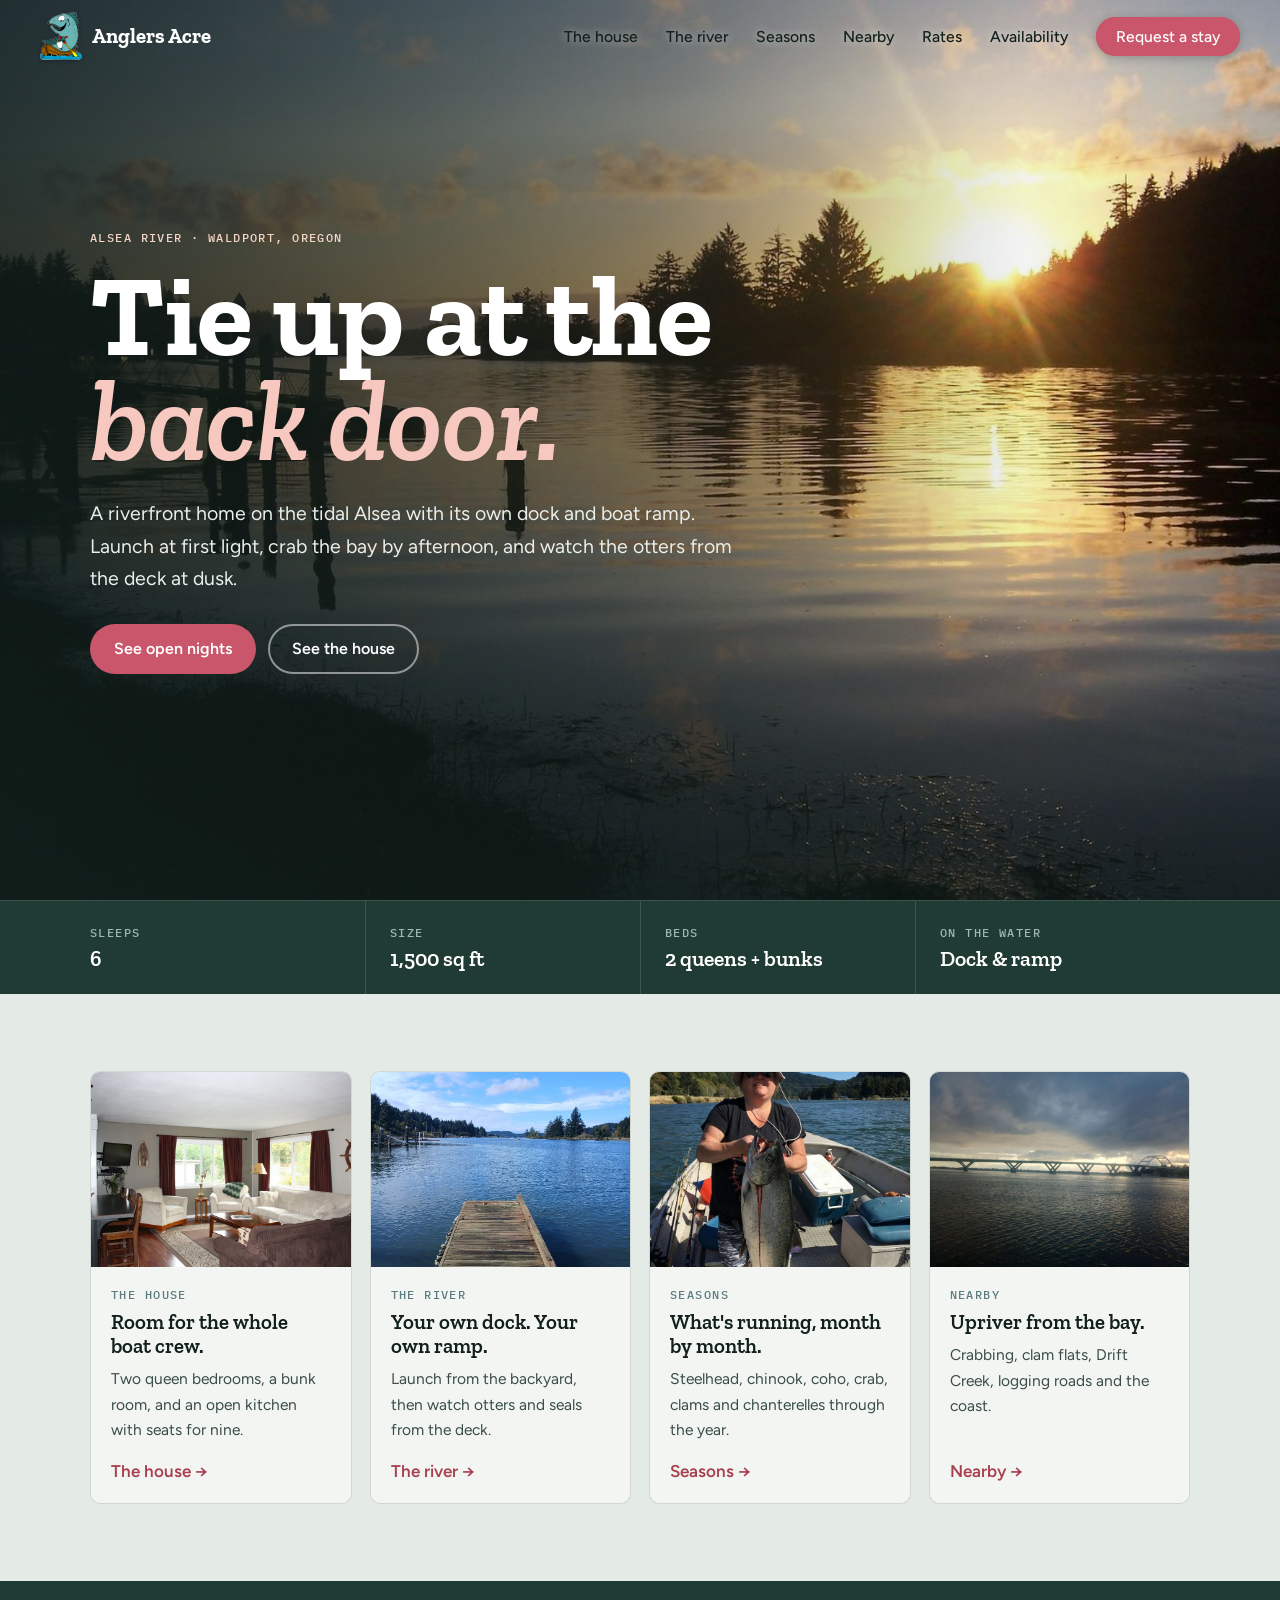
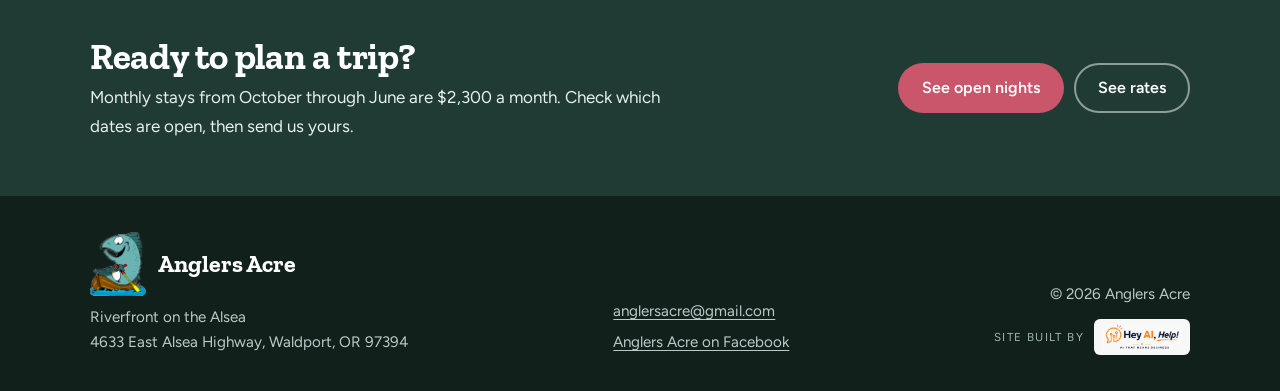
<file: index.html>
<!doctype html>
<html lang="en">
<head>
<meta charset="utf-8">
<meta name="viewport" content="width=device-width, initial-scale=1">
<title>Anglers Acre | Riverfront Rental on the Alsea River, Waldport, Oregon</title>
<meta name="description" content="A three-bedroom riverfront home on the tidal Alsea River near Waldport, Oregon, with a private dock and boat ramp. Fish, crab, clam and watch the river from the back deck.">
<meta property="og:title" content="Anglers Acre — Riverfront on the Alsea">
<meta property="og:description" content="Private dock and boat ramp, three sleeping areas, and the Alsea River out the back door. Waldport, Oregon.">
<meta property="og:type" content="website">
<meta property="og:image" content="https://anglersacre.com/images/photos/hero-sunset-1600.jpg">
<meta property="og:url" content="https://anglersacre.com/">
<link rel="canonical" href="https://anglersacre.com/">
<link rel="preload" as="image" href="images/photos/hero-sunset-1600.jpg" imagesrcset="images/photos/hero-sunset-900.jpg 900w, images/photos/hero-sunset-1600.jpg 1600w" imagesizes="100vw">
<link rel="icon" href="/images/favicon-64.png" type="image/png">
<link rel="apple-touch-icon" href="/images/apple-touch-icon.png">
<link rel="preconnect" href="https://fonts.googleapis.com">
<link rel="preconnect" href="https://fonts.gstatic.com" crossorigin>
<link href="https://fonts.googleapis.com/css2?family=Figtree:wght@400;500;600&family=IBM+Plex+Mono:wght@500&family=Zilla+Slab:ital,wght@0,600;0,700;1,600&display=swap" rel="stylesheet">
<link rel="stylesheet" href="css/styles.css">
<script type="application/ld+json">
{
  "@context": "https://schema.org",
  "@type": "VacationRental",
  "name": "Anglers Acre",
  "url": "https://anglersacre.com/",
  "image": "https://anglersacre.com/images/photos/hero-sunset-1600.jpg",
  "logo": "https://anglersacre.com/images/logo.png",
  "sameAs": ["https://www.facebook.com/Anglers-Acre-401873870023617/"],
  "description": "Riverfront vacation home on the Alsea River with a private dock and boat ramp.",
  "email": "anglersacre@gmail.com",
  "address": {
    "@type": "PostalAddress",
    "streetAddress": "4633 East Alsea Highway",
    "addressLocality": "Waldport",
    "addressRegion": "OR",
    "postalCode": "97394",
    "addressCountry": "US"
  },
  "containsPlace": {
    "@type": "Accommodation",
    "floorSize": { "@type": "QuantitativeValue", "value": 1500, "unitCode": "FTK" },
    "numberOfBedrooms": 2,
    "occupancy": { "@type": "QuantitativeValue", "maxValue": 6 }
  },
  "amenityFeature": [
    { "@type": "LocationFeatureSpecification", "name": "Private boat dock", "value": true },
    { "@type": "LocationFeatureSpecification", "name": "Private boat ramp", "value": true },
    { "@type": "LocationFeatureSpecification", "name": "Full kitchen", "value": true }
  ]
}
</script>
</head>
<body>
<a class="skip" href="#main">Skip to content</a>

<header class="site-head" id="top">
  <a class="brand" href="#top" aria-label="Anglers Acre home">
    <img class="brand-mark" src="images/logo.png" alt="" width="116" height="132">
    <span>Anglers Acre</span>
  </a>
  <nav class="nav" aria-label="Main">
    <button class="nav-toggle" aria-expanded="false" aria-controls="nav-list">Menu</button>
    <ul id="nav-list">
      <li><a href="house.html">The house</a></li>
      <li><a href="river.html">The river</a></li>
      <li><a href="seasons.html">Seasons</a></li>
      <li><a href="nearby.html">Nearby</a></li>
      <li><a href="rates.html">Rates</a></li>
      <li><a href="availability.html">Availability</a></li>
      <li><a class="nav-cta" href="book.html">Request a stay</a></li>
    </ul>
  </nav>
</header>

<main id="main">

  <!-- HERO: the dock at dusk -->
  <section class="hero" aria-labelledby="hero-title">
    <img class="hero-photo" src="images/photos/hero-sunset-900.jpg" srcset="images/photos/hero-sunset-900.jpg 900w, images/photos/hero-sunset-1600.jpg 1600w" sizes="100vw" alt="Sunset over the Alsea River, with dock pilings and spruce on the far bank" fetchpriority="high" decoding="async">

    <div class="hero-copy">
      <p class="eyebrow mono">Alsea River &middot; Waldport, Oregon</p>
      <h1 id="hero-title">Tie up at the<br><em>back door.</em></h1>
      <p class="lede">A riverfront home on the tidal Alsea with its own dock and boat ramp. Launch at first light, crab the bay by afternoon, and watch the otters from the deck at dusk.</p>
      <div class="hero-actions">
        <a class="btn btn-accent" href="availability.html">See open nights</a>
        <a class="btn btn-ghost" href="house.html">See the house</a>
      </div>
    </div>
  </section>

  <!-- QUICK FACTS: a tackle-box tag strip -->
  <section class="facts" aria-label="Quick facts">
    <ul>
      <li><span class="mono">Sleeps</span><strong>6</strong></li>
      <li><span class="mono">Size</span><strong>1,500 sq ft</strong></li>
      <li><span class="mono">Beds</span><strong>2 queens + bunks</strong></li>
      <li><span class="mono">On the water</span><strong>Dock &amp; ramp</strong></li>
    </ul>
  </section>

  <!-- PREVIEWS: one card per page -->
  <section class="previews" aria-label="Explore Anglers Acre">
    <div class="wrap">
      <div class="preview-grid">
        <a class="preview" href="house.html">
          <span class="preview-img"><img src="images/photos/living-room-900.jpg" alt="Living room with sofas and windows onto the yard" loading="lazy" decoding="async"></span>
          <span class="eyebrow mono">The house</span>
          <span class="preview-title">Room for the whole boat crew.</span>
          <span class="preview-text">Two queen bedrooms, a bunk room, and an open kitchen with seats for nine.</span>
          <span class="preview-go">The house &rarr;</span>
        </a>
        <a class="preview" href="river.html">
          <span class="preview-img"><img src="images/photos/dock-blue-sky-900.jpg" alt="Wooden dock reaching into the river under a blue sky" loading="lazy" decoding="async"></span>
          <span class="eyebrow mono">The river</span>
          <span class="preview-title">Your own dock. Your own ramp.</span>
          <span class="preview-text">Launch from the backyard, then watch otters and seals from the deck.</span>
          <span class="preview-go">The river &rarr;</span>
        </a>
        <a class="preview" href="seasons.html">
          <span class="preview-img"><img src="images/photos/catch-chinook-boat-900.jpg" alt="A guest in a boat holding up a large chinook salmon" loading="lazy" decoding="async"></span>
          <span class="eyebrow mono">Seasons</span>
          <span class="preview-title">What's running, month by month.</span>
          <span class="preview-text">Steelhead, chinook, coho, crab, clams and chanterelles through the year.</span>
          <span class="preview-go">Seasons &rarr;</span>
        </a>
        <a class="preview" href="nearby.html">
          <span class="preview-img"><img src="images/photos/alsea-bay-bridge-900.jpg" alt="The arched Alsea Bay Bridge over the bay at Waldport" loading="lazy" decoding="async"></span>
          <span class="eyebrow mono">Nearby</span>
          <span class="preview-title">Upriver from the bay.</span>
          <span class="preview-text">Crabbing, clam flats, Drift Creek, logging roads and the coast.</span>
          <span class="preview-go">Nearby &rarr;</span>
        </a>
      </div>
    </div>
  </section>

  <!-- CTA -->
  <section class="cta-band" aria-labelledby="cta-title">
    <div class="wrap cta-inner">
      <div>
        <h2 id="cta-title">Ready to plan a trip?</h2>
        <p>Monthly stays from October through June are $2,300 a month. Check which dates are open, then send us yours.</p>
      </div>
      <div class="cta-actions">
        <a class="btn btn-accent" href="availability.html">See open nights</a>
        <a class="btn btn-ghost" href="rates.html">See rates</a>
      </div>
    </div>
  </section>

</main>

<footer class="site-foot">
  <div class="wrap foot-grid">
    <div>
      <p class="foot-brand"><img src="images/logo.png" alt="" width="116" height="132" loading="lazy">Anglers Acre</p>
      <p>Riverfront on the Alsea<br>4633 East Alsea Highway, Waldport, OR 97394</p>
    </div>
    <div>
      <p><a href="mailto:anglersacre@gmail.com">anglersacre@gmail.com</a></p>
      <p><a href="https://www.facebook.com/Anglers-Acre-401873870023617/" rel="noopener">Anglers Acre on Facebook</a></p>
    </div>
    <div class="foot-copy">
      <span>&copy; <span id="year">2026</span> Anglers Acre</span>
      <span class="built-by">Site built by
        <a href="https://heyaihelp.com" target="_blank" rel="noopener" aria-label="Hey AI, Help! (opens HeyAIHelp.com)"><img src="images/heyaihelp-logo.png" alt="Hey AI, Help! AI that means business" width="440" height="154" loading="lazy"></a>
      </span>
    </div>
  </div>
</footer>

<script src="js/main.js" defer></script>
</body>
</html>
</file>
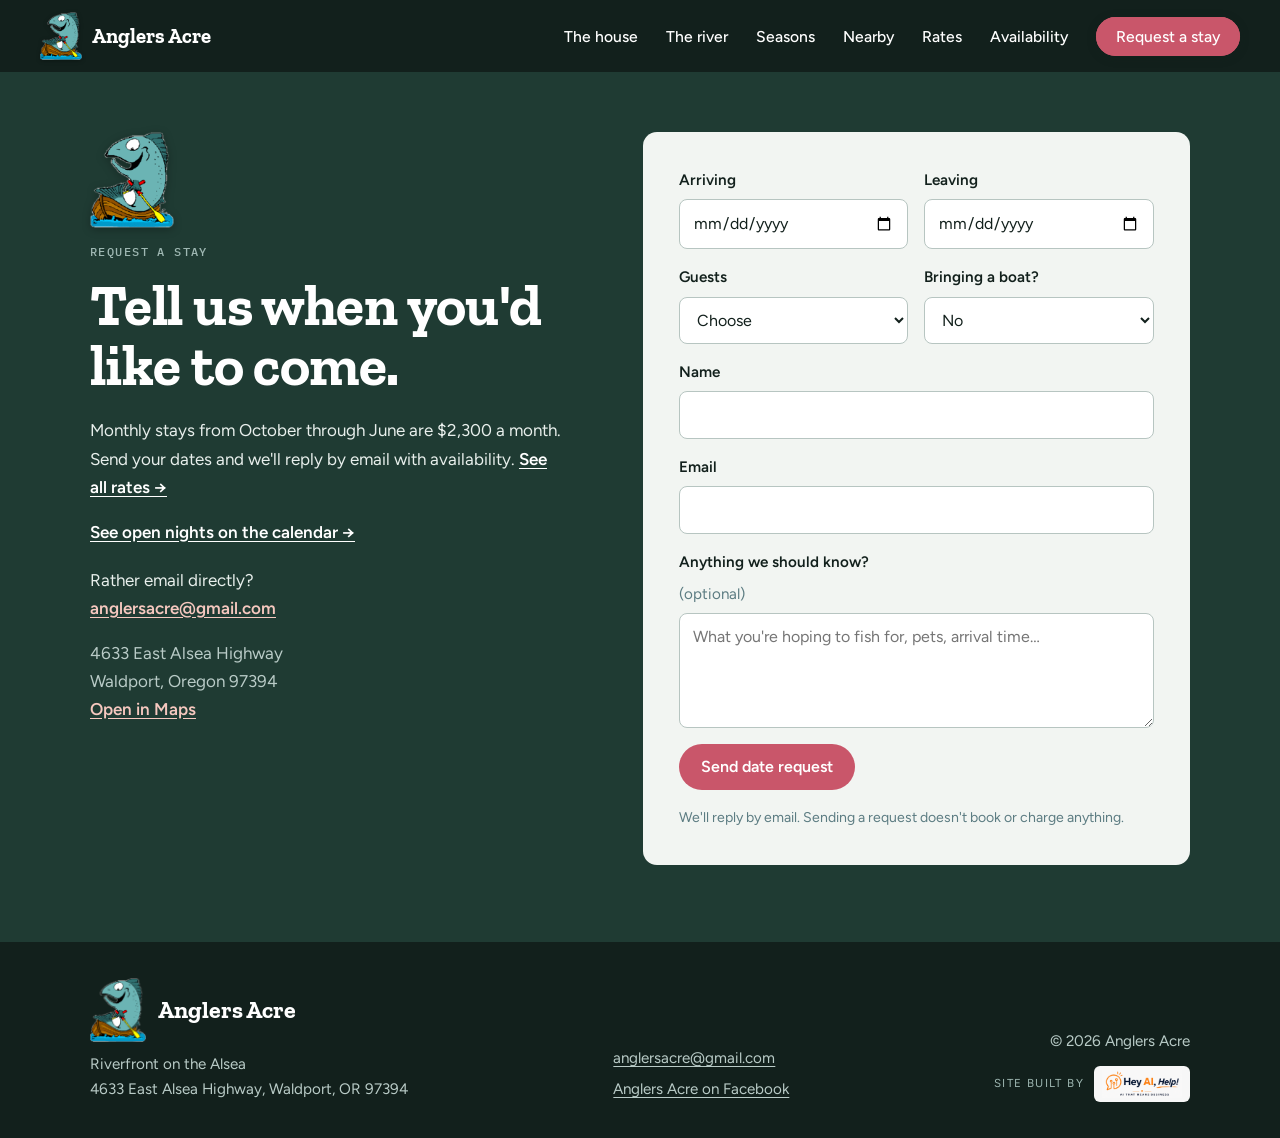
<file: book.html>
<!doctype html>
<html lang="en">
<head>
<meta charset="utf-8">
<meta name="viewport" content="width=device-width, initial-scale=1">
<title>Request a Stay | Anglers Acre, Waldport, Oregon</title>
<meta name="description" content="Send your dates to Anglers Acre and we will reply with availability and the rate for your stay on the Alsea River.">
<meta property="og:title" content="Request a Stay — Anglers Acre">
<meta property="og:description" content="Send your dates to Anglers Acre and we will reply with availability and the rate for your stay on the Alsea River.">
<meta property="og:type" content="website">
<meta property="og:image" content="https://anglersacre.com/images/photos/hero-sunset-1600.jpg">
<meta property="og:url" content="https://anglersacre.com/book.html">
<link rel="canonical" href="https://anglersacre.com/book.html">
<link rel="icon" href="/images/favicon-64.png" type="image/png">
<link rel="apple-touch-icon" href="/images/apple-touch-icon.png">
<link rel="preconnect" href="https://fonts.googleapis.com">
<link rel="preconnect" href="https://fonts.gstatic.com" crossorigin>
<link href="https://fonts.googleapis.com/css2?family=Figtree:wght@400;500;600&family=IBM+Plex+Mono:wght@500&family=Zilla+Slab:ital,wght@0,600;0,700;1,600&display=swap" rel="stylesheet">
<link rel="stylesheet" href="css/styles.css">
</head>
<body>
<a class="skip" href="#main">Skip to content</a>

<header class="site-head solid" id="top">
  <a class="brand" href="index.html" aria-label="Anglers Acre home">
    <img class="brand-mark" src="images/logo.png" alt="" width="116" height="132">
    <span>Anglers Acre</span>
  </a>
  <nav class="nav" aria-label="Main">
    <button class="nav-toggle" aria-expanded="false" aria-controls="nav-list">Menu</button>
    <ul id="nav-list">
      <li><a href="house.html">The house</a></li>
      <li><a href="river.html">The river</a></li>
      <li><a href="seasons.html">Seasons</a></li>
      <li><a href="nearby.html">Nearby</a></li>
      <li><a href="rates.html">Rates</a></li>
      <li><a href="availability.html">Availability</a></li>
      <li><a class="nav-cta" href="book.html" aria-current="page">Request a stay</a></li>
    </ul>
  </nav>
</header>

<main id="main" class="inner">

  <!-- BOOK -->
  <section class="book" aria-labelledby="book-title">
    <div class="wrap book-grid">
      <div class="book-intro">
        <img class="book-logo" src="images/logo.png" alt="" width="116" height="132" loading="lazy">
        <p class="eyebrow mono">Request a stay</p>
        <h1 id="book-title">Tell us when you'd like to come.</h1>
        <p>Monthly stays from October through June are $2,300 a month. Send your dates and we'll reply by email with availability. <a class="cal-link" href="rates.html">See all rates &rarr;</a></p>
        <p><a class="cal-link" href="availability.html">See open nights on the calendar &rarr;</a></p>
        <p class="book-direct">Rather email directly?<br><a href="mailto:anglersacre@gmail.com">anglersacre@gmail.com</a></p>
        <address>
          4633 East Alsea Highway<br>
          Waldport, Oregon 97394<br>
          <a href="https://www.google.com/maps/search/?api=1&amp;query=4633+E+Alsea+Hwy+Waldport+OR+97394" rel="noopener">Open in Maps</a>
        </address>
      </div>

      <form class="book-form" name="booking" method="POST" data-netlify="true" netlify-honeypot="bot-field" action="/thanks.html">
        <input type="hidden" name="form-name" value="booking">
        <p class="hp"><label>Leave this empty <input name="bot-field" tabindex="-1" autocomplete="off"></label></p>
        <div class="field-row">
          <label>Arriving<input type="date" name="arrival" required></label>
          <label>Leaving<input type="date" name="departure" required></label>
        </div>
        <div class="field-row">
          <label>Guests
            <select name="guests" required>
              <option value="">Choose</option>
              <option>1</option><option>2</option><option>3</option><option>4</option><option>5</option><option>6</option>
            </select>
          </label>
          <label>Bringing a boat?
            <select name="boat">
              <option>No</option>
              <option>Yes, a drift boat</option>
              <option>Yes, a motorboat</option>
              <option>Yes, kayaks or a canoe</option>
            </select>
          </label>
        </div>
        <label>Name<input type="text" name="name" autocomplete="name" required></label>
        <label>Email<input type="email" name="email" autocomplete="email" required></label>
        <label>Anything we should know? <span class="opt">(optional)</span><textarea name="message" rows="4" placeholder="What you're hoping to fish for, pets, arrival time…"></textarea></label>
        <p class="form-error" id="form-error" role="alert" hidden></p>
        <button class="btn btn-accent" type="submit">Send date request</button>
        <p class="form-note">We'll reply by email. Sending a request doesn't book or charge anything.</p>
      </form>
    </div>
  </section>


</main>

<footer class="site-foot">
  <div class="wrap foot-grid">
    <div>
      <p class="foot-brand"><img src="images/logo.png" alt="" width="116" height="132" loading="lazy">Anglers Acre</p>
      <p>Riverfront on the Alsea<br>4633 East Alsea Highway, Waldport, OR 97394</p>
    </div>
    <div>
      <p><a href="mailto:anglersacre@gmail.com">anglersacre@gmail.com</a></p>
      <p><a href="https://www.facebook.com/Anglers-Acre-401873870023617/" rel="noopener">Anglers Acre on Facebook</a></p>
    </div>
    <div class="foot-copy">
      <span>&copy; <span id="year">2026</span> Anglers Acre</span>
      <span class="built-by">Site built by
        <a href="https://heyaihelp.com" target="_blank" rel="noopener" aria-label="Hey AI, Help! (opens HeyAIHelp.com)"><img src="images/heyaihelp-logo.png" alt="Hey AI, Help! AI that means business" width="440" height="154" loading="lazy"></a>
      </span>
    </div>
  </div>
</footer>

<script src="js/main.js" defer></script>
</body>
</html>
</file>
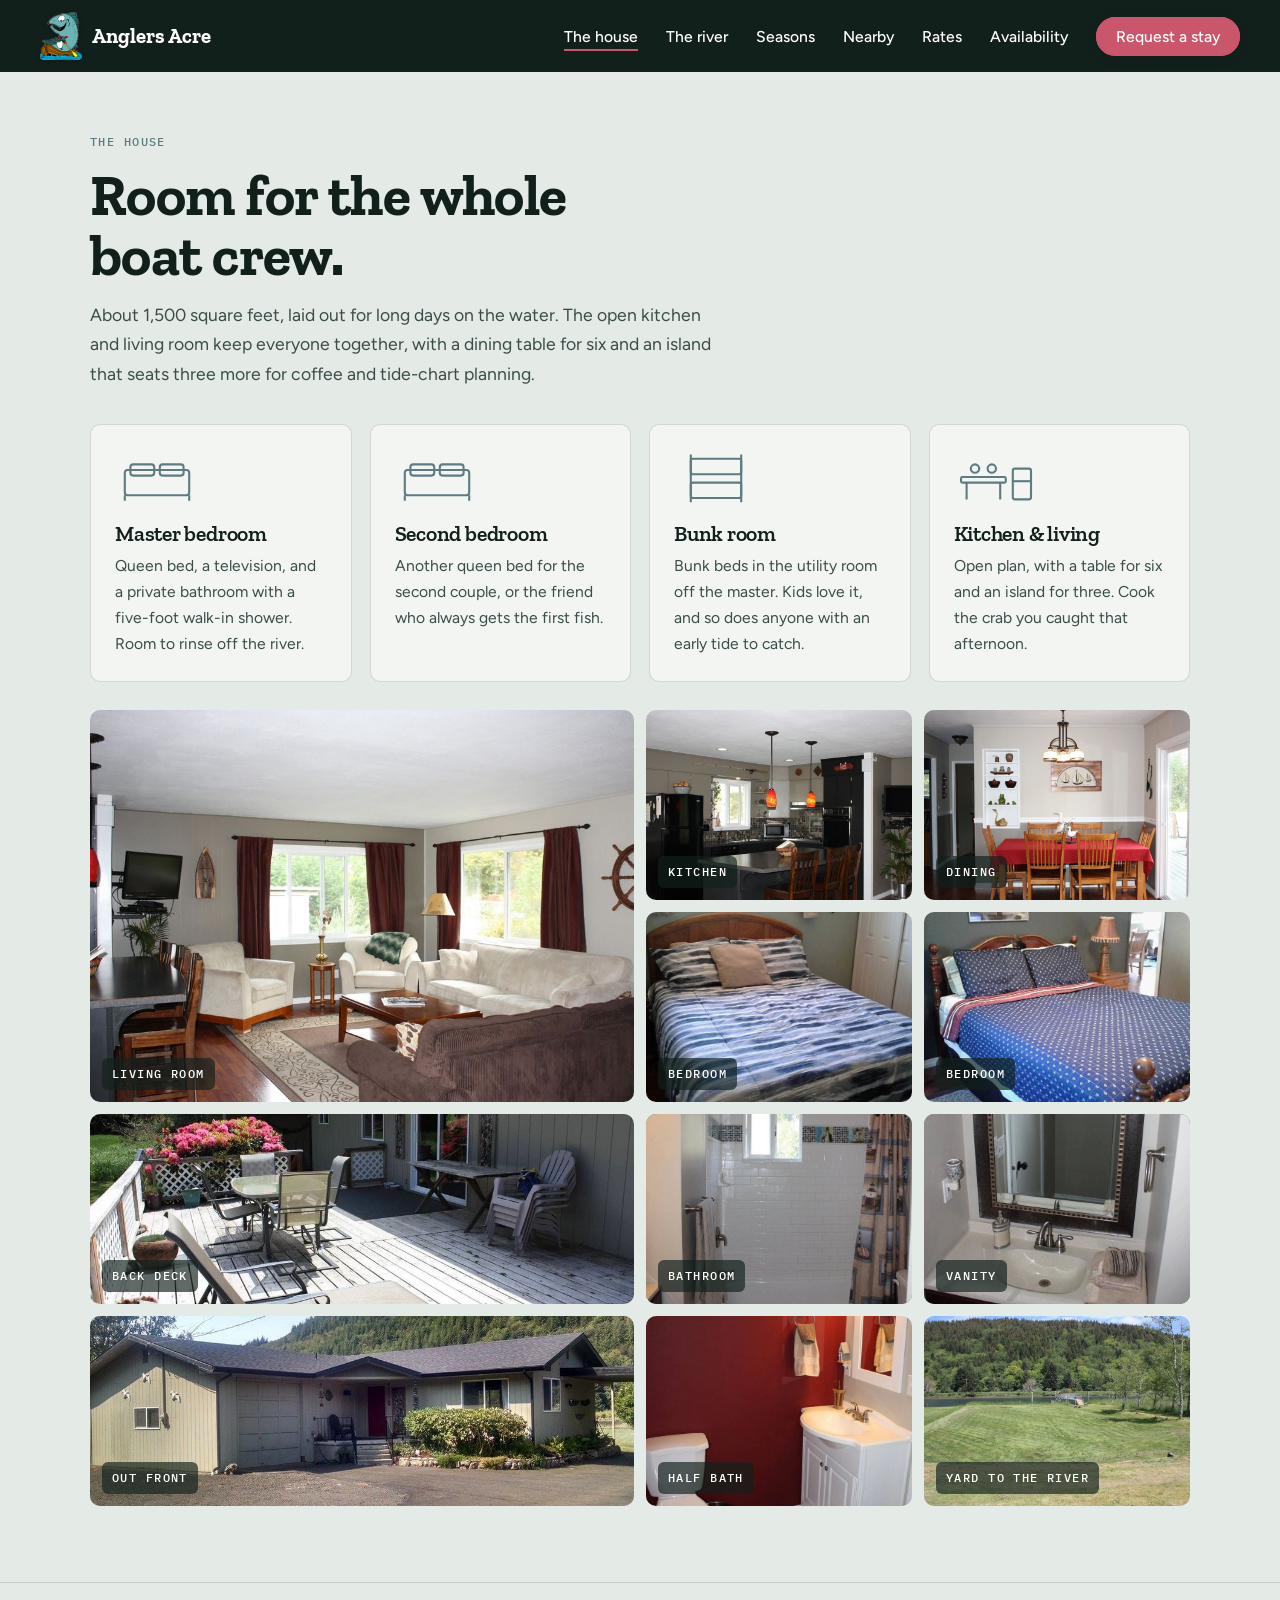
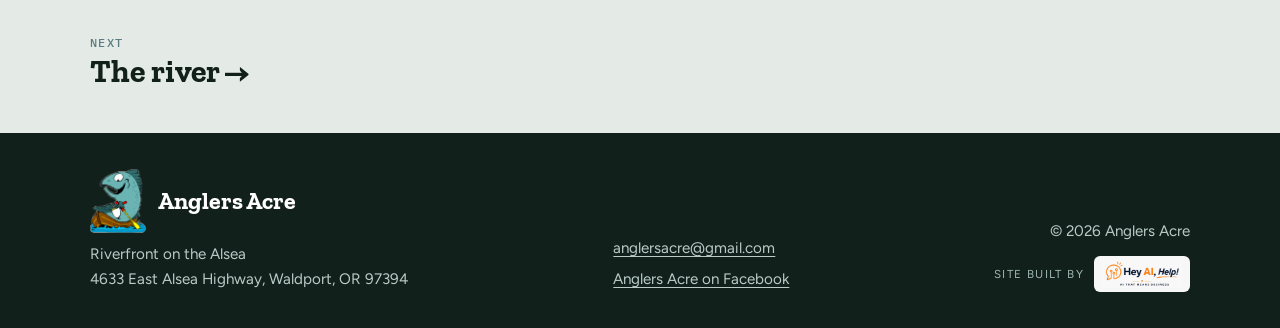
<file: house.html>
<!doctype html>
<html lang="en">
<head>
<meta charset="utf-8">
<meta name="viewport" content="width=device-width, initial-scale=1">
<title>The House | Anglers Acre, Waldport, Oregon</title>
<meta name="description" content="About 1,500 sq ft on the Alsea River: master suite with walk-in shower, second queen bedroom, bunk room, open kitchen and living room. Sleeps 6.">
<meta property="og:title" content="The House — Anglers Acre">
<meta property="og:description" content="About 1,500 sq ft on the Alsea River: master suite with walk-in shower, second queen bedroom, bunk room, open kitchen and living room. Sleeps 6.">
<meta property="og:type" content="website">
<meta property="og:image" content="https://anglersacre.com/images/photos/hero-sunset-1600.jpg">
<meta property="og:url" content="https://anglersacre.com/house.html">
<link rel="canonical" href="https://anglersacre.com/house.html">
<link rel="icon" href="/images/favicon-64.png" type="image/png">
<link rel="apple-touch-icon" href="/images/apple-touch-icon.png">
<link rel="preconnect" href="https://fonts.googleapis.com">
<link rel="preconnect" href="https://fonts.gstatic.com" crossorigin>
<link href="https://fonts.googleapis.com/css2?family=Figtree:wght@400;500;600&family=IBM+Plex+Mono:wght@500&family=Zilla+Slab:ital,wght@0,600;0,700;1,600&display=swap" rel="stylesheet">
<link rel="stylesheet" href="css/styles.css">
</head>
<body>
<a class="skip" href="#main">Skip to content</a>

<header class="site-head solid" id="top">
  <a class="brand" href="index.html" aria-label="Anglers Acre home">
    <img class="brand-mark" src="images/logo.png" alt="" width="116" height="132">
    <span>Anglers Acre</span>
  </a>
  <nav class="nav" aria-label="Main">
    <button class="nav-toggle" aria-expanded="false" aria-controls="nav-list">Menu</button>
    <ul id="nav-list">
      <li><a href="house.html" aria-current="page">The house</a></li>
      <li><a href="river.html">The river</a></li>
      <li><a href="seasons.html">Seasons</a></li>
      <li><a href="nearby.html">Nearby</a></li>
      <li><a href="rates.html">Rates</a></li>
      <li><a href="availability.html">Availability</a></li>
      <li><a class="nav-cta" href="book.html">Request a stay</a></li>
    </ul>
  </nav>
</header>

<main id="main" class="inner">

  <!-- THE HOUSE -->
  <section class="house" aria-labelledby="house-title">
    <div class="wrap">
      <div class="section-head">
        <p class="eyebrow mono">The house</p>
        <h1 id="house-title">Room for the whole boat crew.</h1>
        <p>About 1,500 square feet, laid out for long days on the water. The open kitchen and living room keep everyone together, with a dining table for six and an island that seats three more for coffee and tide-chart planning.</p>
      </div>

      <div class="rooms">
        <article class="room">
          <div class="room-art" aria-hidden="true">
            <svg viewBox="0 0 120 80"><rect x="14" y="30" width="92" height="36" rx="4" fill="none" stroke="currentColor" stroke-width="3"/><rect x="22" y="22" width="34" height="16" rx="4" fill="none" stroke="currentColor" stroke-width="3"/><rect x="64" y="22" width="34" height="16" rx="4" fill="none" stroke="currentColor" stroke-width="3"/><path d="M14 66v8M106 66v8" stroke="currentColor" stroke-width="3"/></svg>
          </div>
          <h3>Master bedroom</h3>
          <p>Queen bed, a television, and a private bathroom with a five-foot walk-in shower. Room to rinse off the river.</p>
        </article>
        <article class="room">
          <div class="room-art" aria-hidden="true">
            <svg viewBox="0 0 120 80"><rect x="14" y="30" width="92" height="36" rx="4" fill="none" stroke="currentColor" stroke-width="3"/><rect x="22" y="22" width="34" height="16" rx="4" fill="none" stroke="currentColor" stroke-width="3"/><rect x="64" y="22" width="34" height="16" rx="4" fill="none" stroke="currentColor" stroke-width="3"/><path d="M14 66v8M106 66v8" stroke="currentColor" stroke-width="3"/></svg>
          </div>
          <h3>Second bedroom</h3>
          <p>Another queen bed for the second couple, or the friend who always gets the first fish.</p>
        </article>
        <article class="room">
          <div class="room-art" aria-hidden="true">
            <svg viewBox="0 0 120 80"><rect x="24" y="14" width="72" height="22" rx="3" fill="none" stroke="currentColor" stroke-width="3"/><rect x="24" y="48" width="72" height="22" rx="3" fill="none" stroke="currentColor" stroke-width="3"/><path d="M24 8v68M96 8v68" stroke="currentColor" stroke-width="3"/></svg>
          </div>
          <h3>Bunk room</h3>
          <p>Bunk beds in the utility room off the master. Kids love it, and so does anyone with an early tide to catch.</p>
        </article>
        <article class="room">
          <div class="room-art" aria-hidden="true">
            <svg viewBox="0 0 120 80"><rect x="10" y="40" width="64" height="8" rx="2" fill="none" stroke="currentColor" stroke-width="3"/><path d="M18 48v24M66 48v24" stroke="currentColor" stroke-width="3"/><rect x="84" y="28" width="26" height="44" rx="3" fill="none" stroke="currentColor" stroke-width="3"/><path d="M84 46h26" stroke="currentColor" stroke-width="3"/><circle cx="30" cy="28" r="6" fill="none" stroke="currentColor" stroke-width="3"/><circle cx="54" cy="28" r="6" fill="none" stroke="currentColor" stroke-width="3"/></svg>
          </div>
          <h3>Kitchen &amp; living</h3>
          <p>Open plan, with a table for six and an island for three. Cook the crab you caught that afternoon.</p>
        </article>
      </div>

      <div class="gallery">
        <figure class="shot shot-big"><img src="images/photos/living-room-900.jpg" srcset="images/photos/living-room-900.jpg 900w, images/photos/living-room-1600.jpg 1600w" sizes="(max-width: 760px) 100vw, 50vw" alt="Living room with sofas, a television and windows onto the yard" loading="lazy" decoding="async"><figcaption class="mono">Living room</figcaption></figure>
        <figure class="shot"><img src="images/photos/kitchen-900.jpg" srcset="images/photos/kitchen-900.jpg 900w, images/photos/kitchen-1600.jpg 1600w" sizes="(max-width: 760px) 50vw, 25vw" alt="Kitchen with black appliances, an island with bar stools and pendant lights" loading="lazy" decoding="async"><figcaption class="mono">Kitchen</figcaption></figure>
        <figure class="shot"><img src="images/photos/dining-900.jpg" srcset="images/photos/dining-900.jpg 900w, images/photos/dining-1600.jpg 1600w" sizes="(max-width: 760px) 50vw, 25vw" alt="Dining table for six beside sliding doors to the deck" loading="lazy" decoding="async"><figcaption class="mono">Dining</figcaption></figure>
        <figure class="shot"><img src="images/photos/bedroom-1-900.jpg" srcset="images/photos/bedroom-1-900.jpg 900w, images/photos/bedroom-1-1600.jpg 1600w" sizes="(max-width: 760px) 50vw, 25vw" alt="Bedroom with a queen bed, a striped blue quilt and a closet" loading="lazy" decoding="async"><figcaption class="mono">Bedroom</figcaption></figure>
        <figure class="shot"><img src="images/photos/bedroom-2-900.jpg" srcset="images/photos/bedroom-2-900.jpg 900w, images/photos/bedroom-2-1600.jpg 1600w" sizes="(max-width: 760px) 50vw, 25vw" alt="Bedroom with a queen bed under a navy quilt" loading="lazy" decoding="async"><figcaption class="mono">Bedroom</figcaption></figure>
        <figure class="shot shot-wide"><img src="images/photos/back-deck-900.jpg" srcset="images/photos/back-deck-900.jpg 900w, images/photos/back-deck-1600.jpg 1600w" sizes="(max-width: 760px) 100vw, 50vw" alt="Back deck with lounge chairs, a patio table and flower boxes" loading="lazy" decoding="async"><figcaption class="mono">Back deck</figcaption></figure>
        <figure class="shot"><img src="images/photos/bathroom-900.jpg" srcset="images/photos/bathroom-900.jpg 900w, images/photos/bathroom-1600.jpg 1600w" sizes="(max-width: 760px) 50vw, 25vw" alt="Bathroom with a tub and shower, toilet and window" loading="lazy" decoding="async"><figcaption class="mono">Bathroom</figcaption></figure>
        <figure class="shot"><img src="images/photos/bath-vanity-900.jpg" srcset="images/photos/bath-vanity-900.jpg 900w, images/photos/bath-vanity-1600.jpg 1600w" sizes="(max-width: 760px) 50vw, 25vw" alt="Bathroom vanity with a framed mirror and three-light fixture" loading="lazy" decoding="async"><figcaption class="mono">Vanity</figcaption></figure>
        <figure class="shot shot-wide"><img src="images/photos/house-front-900.jpg" srcset="images/photos/house-front-900.jpg 900w, images/photos/house-front-1600.jpg 1600w" sizes="(max-width: 760px) 100vw, 50vw" alt="Front of the single-story house with a hillside of trees behind" loading="lazy" decoding="async"><figcaption class="mono">Out front</figcaption></figure>
        <figure class="shot"><img src="images/photos/half-bath-900.jpg" srcset="images/photos/half-bath-900.jpg 900w, images/photos/half-bath-1600.jpg 1600w" sizes="(max-width: 760px) 50vw, 25vw" alt="Half bath with red walls, a white vanity and toilet" loading="lazy" decoding="async"><figcaption class="mono">Half bath</figcaption></figure>
        <figure class="shot"><img src="images/photos/yard-to-river-900.jpg" srcset="images/photos/yard-to-river-900.jpg 900w, images/photos/yard-to-river-1600.jpg 1600w" sizes="(max-width: 760px) 50vw, 25vw" alt="Green lawn running down to the river and the dock" loading="lazy" decoding="async"><figcaption class="mono">Yard to the river</figcaption></figure>
      </div>
    </div>
  </section>

  <nav class="next-page" aria-label="Next page">
    <div class="wrap">
      <a href="river.html"><span class="mono">Next</span>The river &rarr;</a>
    </div>
  </nav>

</main>

<footer class="site-foot">
  <div class="wrap foot-grid">
    <div>
      <p class="foot-brand"><img src="images/logo.png" alt="" width="116" height="132" loading="lazy">Anglers Acre</p>
      <p>Riverfront on the Alsea<br>4633 East Alsea Highway, Waldport, OR 97394</p>
    </div>
    <div>
      <p><a href="mailto:anglersacre@gmail.com">anglersacre@gmail.com</a></p>
      <p><a href="https://www.facebook.com/Anglers-Acre-401873870023617/" rel="noopener">Anglers Acre on Facebook</a></p>
    </div>
    <div class="foot-copy">
      <span>&copy; <span id="year">2026</span> Anglers Acre</span>
      <span class="built-by">Site built by
        <a href="https://heyaihelp.com" target="_blank" rel="noopener" aria-label="Hey AI, Help! (opens HeyAIHelp.com)"><img src="images/heyaihelp-logo.png" alt="Hey AI, Help! AI that means business" width="440" height="154" loading="lazy"></a>
      </span>
    </div>
  </div>
</footer>

<script src="js/main.js" defer></script>
</body>
</html>
</file>
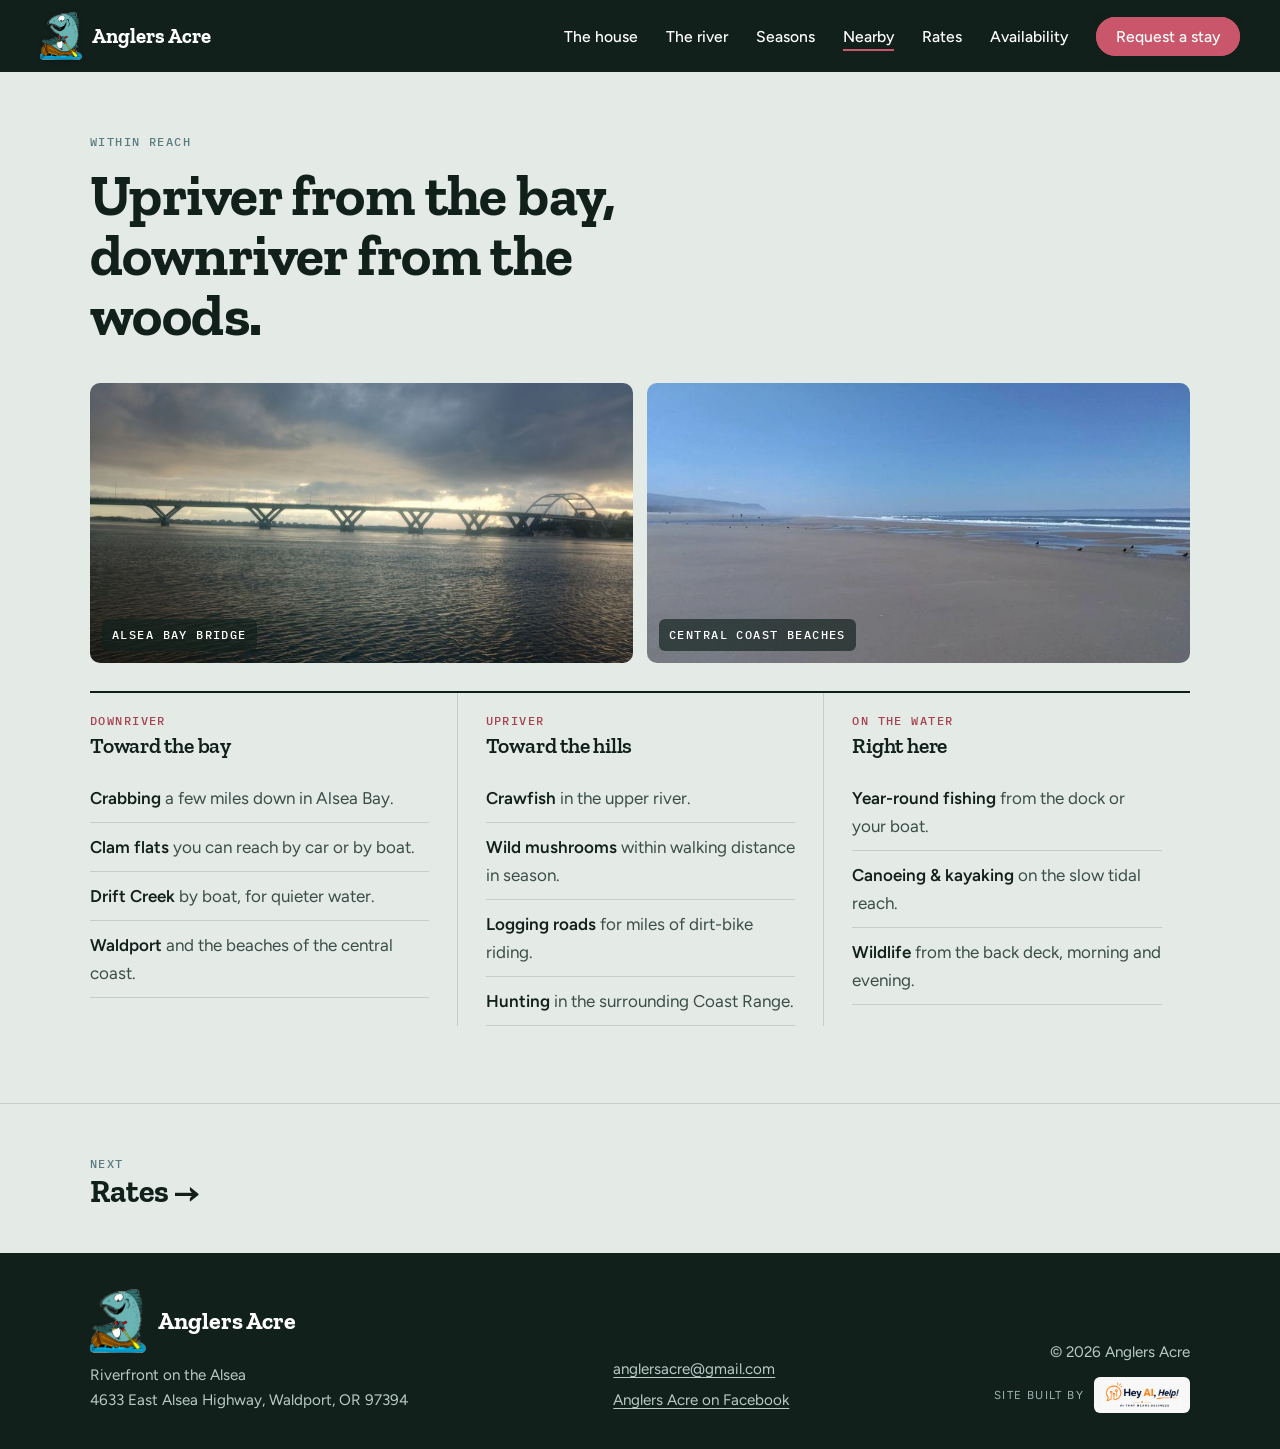
<file: nearby.html>
<!doctype html>
<html lang="en">
<head>
<meta charset="utf-8">
<meta name="viewport" content="width=device-width, initial-scale=1">
<title>Nearby | Anglers Acre, Waldport, Oregon</title>
<meta name="description" content="Crabbing and clamming in Alsea Bay, Drift Creek, crawfish, wild mushrooms, logging roads and the central Oregon coast near Waldport.">
<meta property="og:title" content="Nearby — Anglers Acre">
<meta property="og:description" content="Crabbing and clamming in Alsea Bay, Drift Creek, crawfish, wild mushrooms, logging roads and the central Oregon coast near Waldport.">
<meta property="og:type" content="website">
<meta property="og:image" content="https://anglersacre.com/images/photos/hero-sunset-1600.jpg">
<meta property="og:url" content="https://anglersacre.com/nearby.html">
<link rel="canonical" href="https://anglersacre.com/nearby.html">
<link rel="icon" href="/images/favicon-64.png" type="image/png">
<link rel="apple-touch-icon" href="/images/apple-touch-icon.png">
<link rel="preconnect" href="https://fonts.googleapis.com">
<link rel="preconnect" href="https://fonts.gstatic.com" crossorigin>
<link href="https://fonts.googleapis.com/css2?family=Figtree:wght@400;500;600&family=IBM+Plex+Mono:wght@500&family=Zilla+Slab:ital,wght@0,600;0,700;1,600&display=swap" rel="stylesheet">
<link rel="stylesheet" href="css/styles.css">
</head>
<body>
<a class="skip" href="#main">Skip to content</a>

<header class="site-head solid" id="top">
  <a class="brand" href="index.html" aria-label="Anglers Acre home">
    <img class="brand-mark" src="images/logo.png" alt="" width="116" height="132">
    <span>Anglers Acre</span>
  </a>
  <nav class="nav" aria-label="Main">
    <button class="nav-toggle" aria-expanded="false" aria-controls="nav-list">Menu</button>
    <ul id="nav-list">
      <li><a href="house.html">The house</a></li>
      <li><a href="river.html">The river</a></li>
      <li><a href="seasons.html">Seasons</a></li>
      <li><a href="nearby.html" aria-current="page">Nearby</a></li>
      <li><a href="rates.html">Rates</a></li>
      <li><a href="availability.html">Availability</a></li>
      <li><a class="nav-cta" href="book.html">Request a stay</a></li>
    </ul>
  </nav>
</header>

<main id="main" class="inner">

  <!-- NEARBY -->
  <section class="nearby" aria-labelledby="nearby-title">
    <div class="wrap">
      <div class="section-head">
        <p class="eyebrow mono">Within reach</p>
        <h1 id="nearby-title">Upriver from the bay, downriver from the woods.</h1>
      </div>
      <div class="nearby-photos">
        <figure class="shot"><img src="images/photos/alsea-bay-bridge-900.jpg" srcset="images/photos/alsea-bay-bridge-900.jpg 900w, images/photos/alsea-bay-bridge-1600.jpg 1600w" sizes="(max-width: 760px) 100vw, 50vw" alt="The arched Alsea Bay Bridge over the bay at Waldport under a cloudy sky" loading="lazy" decoding="async"><figcaption class="mono">Alsea Bay Bridge</figcaption></figure>
        <figure class="shot"><img src="images/photos/beach-900.jpg" srcset="images/photos/beach-900.jpg 900w, images/photos/beach-1600.jpg 1600w" sizes="(max-width: 760px) 100vw, 50vw" alt="Wide, empty sandy beach on the central Oregon coast" loading="lazy" decoding="async"><figcaption class="mono">Central coast beaches</figcaption></figure>
      </div>
      <div class="reach">
        <div class="reach-col">
          <h3><span class="mono">Downriver</span>Toward the bay</h3>
          <ul>
            <li><strong>Crabbing</strong> a few miles down in Alsea Bay.</li>
            <li><strong>Clam flats</strong> you can reach by car or by boat.</li>
            <li><strong>Drift Creek</strong> by boat, for quieter water.</li>
            <li><strong>Waldport</strong> and the beaches of the central coast.</li>
          </ul>
        </div>
        <div class="reach-col">
          <h3><span class="mono">Upriver</span>Toward the hills</h3>
          <ul>
            <li><strong>Crawfish</strong> in the upper river.</li>
            <li><strong>Wild mushrooms</strong> within walking distance in season.</li>
            <li><strong>Logging roads</strong> for miles of dirt-bike riding.</li>
            <li><strong>Hunting</strong> in the surrounding Coast Range.</li>
          </ul>
        </div>
        <div class="reach-col">
          <h3><span class="mono">On the water</span>Right here</h3>
          <ul>
            <li><strong>Year-round fishing</strong> from the dock or your boat.</li>
            <li><strong>Canoeing &amp; kayaking</strong> on the slow tidal reach.</li>
            <li><strong>Wildlife</strong> from the back deck, morning and evening.</li>
          </ul>
        </div>
      </div>
    </div>
  </section>

  <nav class="next-page" aria-label="Next page">
    <div class="wrap">
      <a href="rates.html"><span class="mono">Next</span>Rates &rarr;</a>
    </div>
  </nav>

</main>

<footer class="site-foot">
  <div class="wrap foot-grid">
    <div>
      <p class="foot-brand"><img src="images/logo.png" alt="" width="116" height="132" loading="lazy">Anglers Acre</p>
      <p>Riverfront on the Alsea<br>4633 East Alsea Highway, Waldport, OR 97394</p>
    </div>
    <div>
      <p><a href="mailto:anglersacre@gmail.com">anglersacre@gmail.com</a></p>
      <p><a href="https://www.facebook.com/Anglers-Acre-401873870023617/" rel="noopener">Anglers Acre on Facebook</a></p>
    </div>
    <div class="foot-copy">
      <span>&copy; <span id="year">2026</span> Anglers Acre</span>
      <span class="built-by">Site built by
        <a href="https://heyaihelp.com" target="_blank" rel="noopener" aria-label="Hey AI, Help! (opens HeyAIHelp.com)"><img src="images/heyaihelp-logo.png" alt="Hey AI, Help! AI that means business" width="440" height="154" loading="lazy"></a>
      </span>
    </div>
  </div>
</footer>

<script src="js/main.js" defer></script>
</body>
</html>
</file>
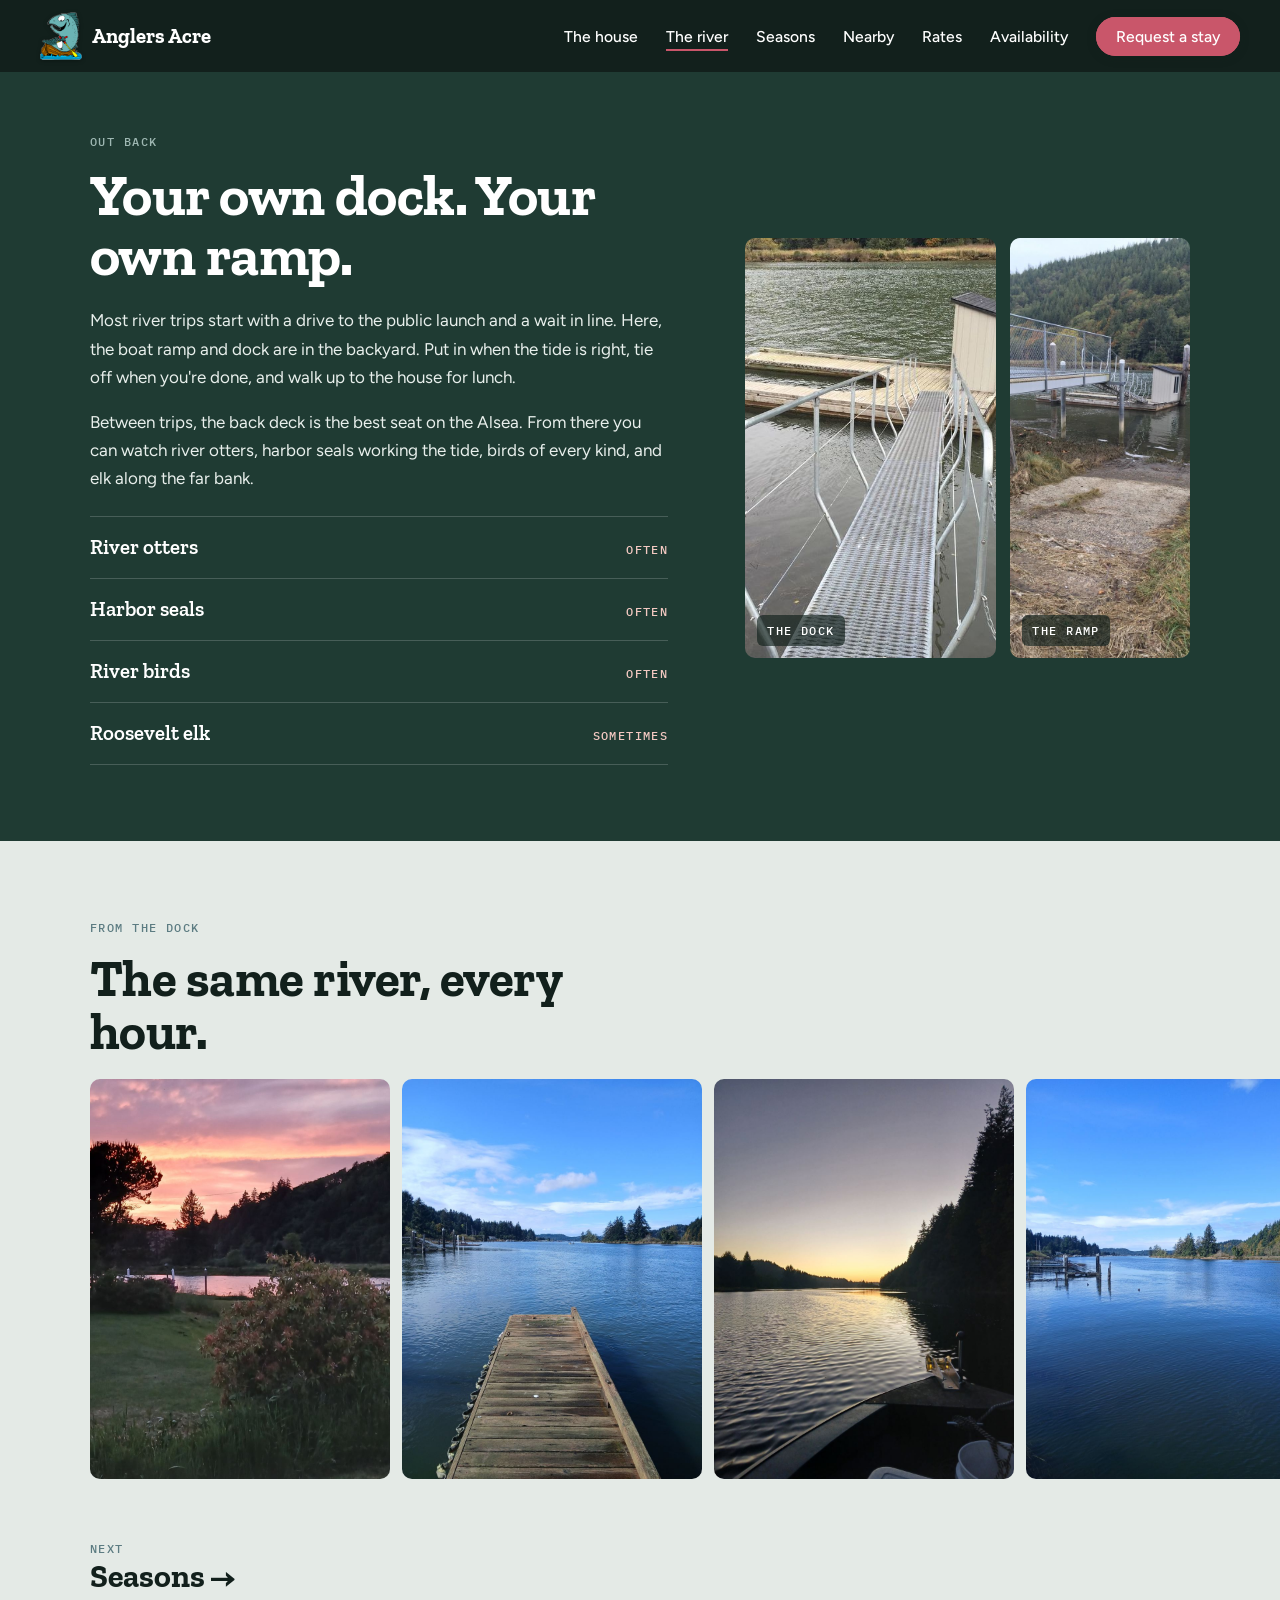
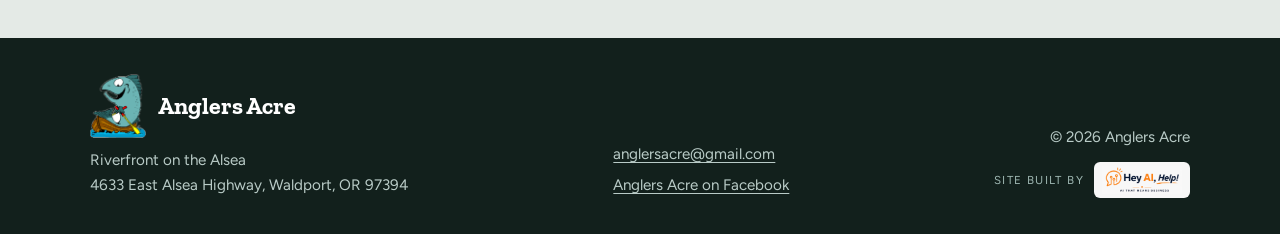
<file: river.html>
<!doctype html>
<html lang="en">
<head>
<meta charset="utf-8">
<meta name="viewport" content="width=device-width, initial-scale=1">
<title>The River | Anglers Acre, Waldport, Oregon</title>
<meta name="description" content="A private dock and boat ramp in the backyard on the tidal Alsea River, with otters, seals and elk from the back deck.">
<meta property="og:title" content="The River — Anglers Acre">
<meta property="og:description" content="A private dock and boat ramp in the backyard on the tidal Alsea River, with otters, seals and elk from the back deck.">
<meta property="og:type" content="website">
<meta property="og:image" content="https://anglersacre.com/images/photos/hero-sunset-1600.jpg">
<meta property="og:url" content="https://anglersacre.com/river.html">
<link rel="canonical" href="https://anglersacre.com/river.html">
<link rel="icon" href="/images/favicon-64.png" type="image/png">
<link rel="apple-touch-icon" href="/images/apple-touch-icon.png">
<link rel="preconnect" href="https://fonts.googleapis.com">
<link rel="preconnect" href="https://fonts.gstatic.com" crossorigin>
<link href="https://fonts.googleapis.com/css2?family=Figtree:wght@400;500;600&family=IBM+Plex+Mono:wght@500&family=Zilla+Slab:ital,wght@0,600;0,700;1,600&display=swap" rel="stylesheet">
<link rel="stylesheet" href="css/styles.css">
</head>
<body>
<a class="skip" href="#main">Skip to content</a>

<header class="site-head solid" id="top">
  <a class="brand" href="index.html" aria-label="Anglers Acre home">
    <img class="brand-mark" src="images/logo.png" alt="" width="116" height="132">
    <span>Anglers Acre</span>
  </a>
  <nav class="nav" aria-label="Main">
    <button class="nav-toggle" aria-expanded="false" aria-controls="nav-list">Menu</button>
    <ul id="nav-list">
      <li><a href="house.html">The house</a></li>
      <li><a href="river.html" aria-current="page">The river</a></li>
      <li><a href="seasons.html">Seasons</a></li>
      <li><a href="nearby.html">Nearby</a></li>
      <li><a href="rates.html">Rates</a></li>
      <li><a href="availability.html">Availability</a></li>
      <li><a class="nav-cta" href="book.html">Request a stay</a></li>
    </ul>
  </nav>
</header>

<main id="main" class="inner">

  <!-- THE RIVER -->
  <section class="river" aria-labelledby="river-title">
    <div class="wrap river-grid">
      <div>
        <p class="eyebrow mono">Out back</p>
        <h1 id="river-title">Your own dock. Your own ramp.</h1>
        <p>Most river trips start with a drive to the public launch and a wait in line. Here, the boat ramp and dock are in the backyard. Put in when the tide is right, tie off when you're done, and walk up to the house for lunch.</p>
        <p>Between trips, the back deck is the best seat on the Alsea. From there you can watch river otters, harbor seals working the tide, birds of every kind, and elk along the far bank.</p>
        <ul class="sightings" aria-label="Wildlife seen from the deck">
        <li><span class="mono">Often</span> River otters</li>
        <li><span class="mono">Often</span> Harbor seals</li>
        <li><span class="mono">Often</span> River birds</li>
        <li><span class="mono">Sometimes</span> Roosevelt elk</li>
      </ul>
      </div>
      <div class="river-photos">
        <figure class="shot"><img src="images/photos/dock-900.jpg" srcset="images/photos/dock-900.jpg 900w, images/photos/dock-1600.jpg 1600w" sizes="(max-width: 960px) 60vw, 28vw" alt="Gangway down to the floating dock on the river" loading="lazy" decoding="async"><figcaption class="mono">The dock</figcaption></figure>
        <figure class="shot"><img src="images/photos/boat-ramp-900.jpg" srcset="images/photos/boat-ramp-900.jpg 900w, images/photos/boat-ramp-1600.jpg 1600w" sizes="(max-width: 960px) 40vw, 18vw" alt="Concrete boat ramp running down to the river, with the dock beyond" loading="lazy" decoding="async"><figcaption class="mono">The ramp</figcaption></figure>
      </div>
    </div>
  </section>
  <!-- RIVER STRIP: the owner's own photos -->
  <section class="strip" aria-labelledby="strip-title">
    <div class="wrap strip-head">
      <p class="eyebrow mono">From the dock</p>
      <h2 id="strip-title">The same river, every hour.</h2>
    </div>
    <ul class="strip-list" tabindex="0" aria-label="Photos of the river from Anglers Acre">
        <li><figure class="shot"><img src="images/photos/river-pink-sunset-900.jpg" srcset="images/photos/river-pink-sunset-900.jpg 900w, images/photos/river-pink-sunset-1600.jpg 1600w" sizes="(max-width: 760px) 70vw, 300px" alt="Pink sunset over the river, seen across the lawn" loading="lazy" decoding="async"></figure></li>
        <li><figure class="shot"><img src="images/photos/dock-blue-sky-900.jpg" srcset="images/photos/dock-blue-sky-900.jpg 900w, images/photos/dock-blue-sky-1600.jpg 1600w" sizes="(max-width: 760px) 70vw, 300px" alt="Wooden dock reaching into the river under a blue sky" loading="lazy" decoding="async"></figure></li>
        <li><figure class="shot"><img src="images/photos/river-dusk-boat-900.jpg" srcset="images/photos/river-dusk-boat-900.jpg 900w, images/photos/river-dusk-boat-1600.jpg 1600w" sizes="(max-width: 760px) 70vw, 300px" alt="Golden dusk on the river from the bow of a boat" loading="lazy" decoding="async"></figure></li>
        <li><figure class="shot"><img src="images/photos/river-blue-morning-900.jpg" srcset="images/photos/river-blue-morning-900.jpg 900w, images/photos/river-blue-morning-1600.jpg 1600w" sizes="(max-width: 760px) 70vw, 300px" alt="Calm blue river with a dock and tree-covered hills" loading="lazy" decoding="async"></figure></li>
        <li><figure class="shot"><img src="images/photos/river-sunset-shore-900.jpg" srcset="images/photos/river-sunset-shore-900.jpg 900w, images/photos/river-sunset-shore-1600.jpg 1600w" sizes="(max-width: 760px) 70vw, 300px" alt="Orange and violet sunset reflected in the river beside the grassy bank" loading="lazy" decoding="async"></figure></li>
        <li><figure class="shot"><img src="images/photos/river-upstream-boat-900.jpg" srcset="images/photos/river-upstream-boat-900.jpg 900w, images/photos/river-upstream-boat-1600.jpg 1600w" sizes="(max-width: 760px) 70vw, 300px" alt="Looking across the river from a boat, with docks along the bank" loading="lazy" decoding="async"></figure></li>
        <li><figure class="shot"><img src="images/photos/dock-night-900.jpg" srcset="images/photos/dock-night-900.jpg 900w, images/photos/dock-night-1600.jpg 1600w" sizes="(max-width: 760px) 70vw, 300px" alt="Dock piling silhouetted against the last light over the river" loading="lazy" decoding="async"></figure></li>
        <li><figure class="shot"><img src="images/photos/river-stars-900.jpg" srcset="images/photos/river-stars-900.jpg 900w, images/photos/river-stars-1600.jpg 1600w" sizes="(max-width: 760px) 70vw, 300px" alt="Stars and a deep blue night sky over the river" loading="lazy" decoding="async"></figure></li>
    </ul>
  </section>

  <nav class="next-page" aria-label="Next page">
    <div class="wrap">
      <a href="seasons.html"><span class="mono">Next</span>Seasons &rarr;</a>
    </div>
  </nav>

</main>

<footer class="site-foot">
  <div class="wrap foot-grid">
    <div>
      <p class="foot-brand"><img src="images/logo.png" alt="" width="116" height="132" loading="lazy">Anglers Acre</p>
      <p>Riverfront on the Alsea<br>4633 East Alsea Highway, Waldport, OR 97394</p>
    </div>
    <div>
      <p><a href="mailto:anglersacre@gmail.com">anglersacre@gmail.com</a></p>
      <p><a href="https://www.facebook.com/Anglers-Acre-401873870023617/" rel="noopener">Anglers Acre on Facebook</a></p>
    </div>
    <div class="foot-copy">
      <span>&copy; <span id="year">2026</span> Anglers Acre</span>
      <span class="built-by">Site built by
        <a href="https://heyaihelp.com" target="_blank" rel="noopener" aria-label="Hey AI, Help! (opens HeyAIHelp.com)"><img src="images/heyaihelp-logo.png" alt="Hey AI, Help! AI that means business" width="440" height="154" loading="lazy"></a>
      </span>
    </div>
  </div>
</footer>

<script src="js/main.js" defer></script>
</body>
</html>
</file>
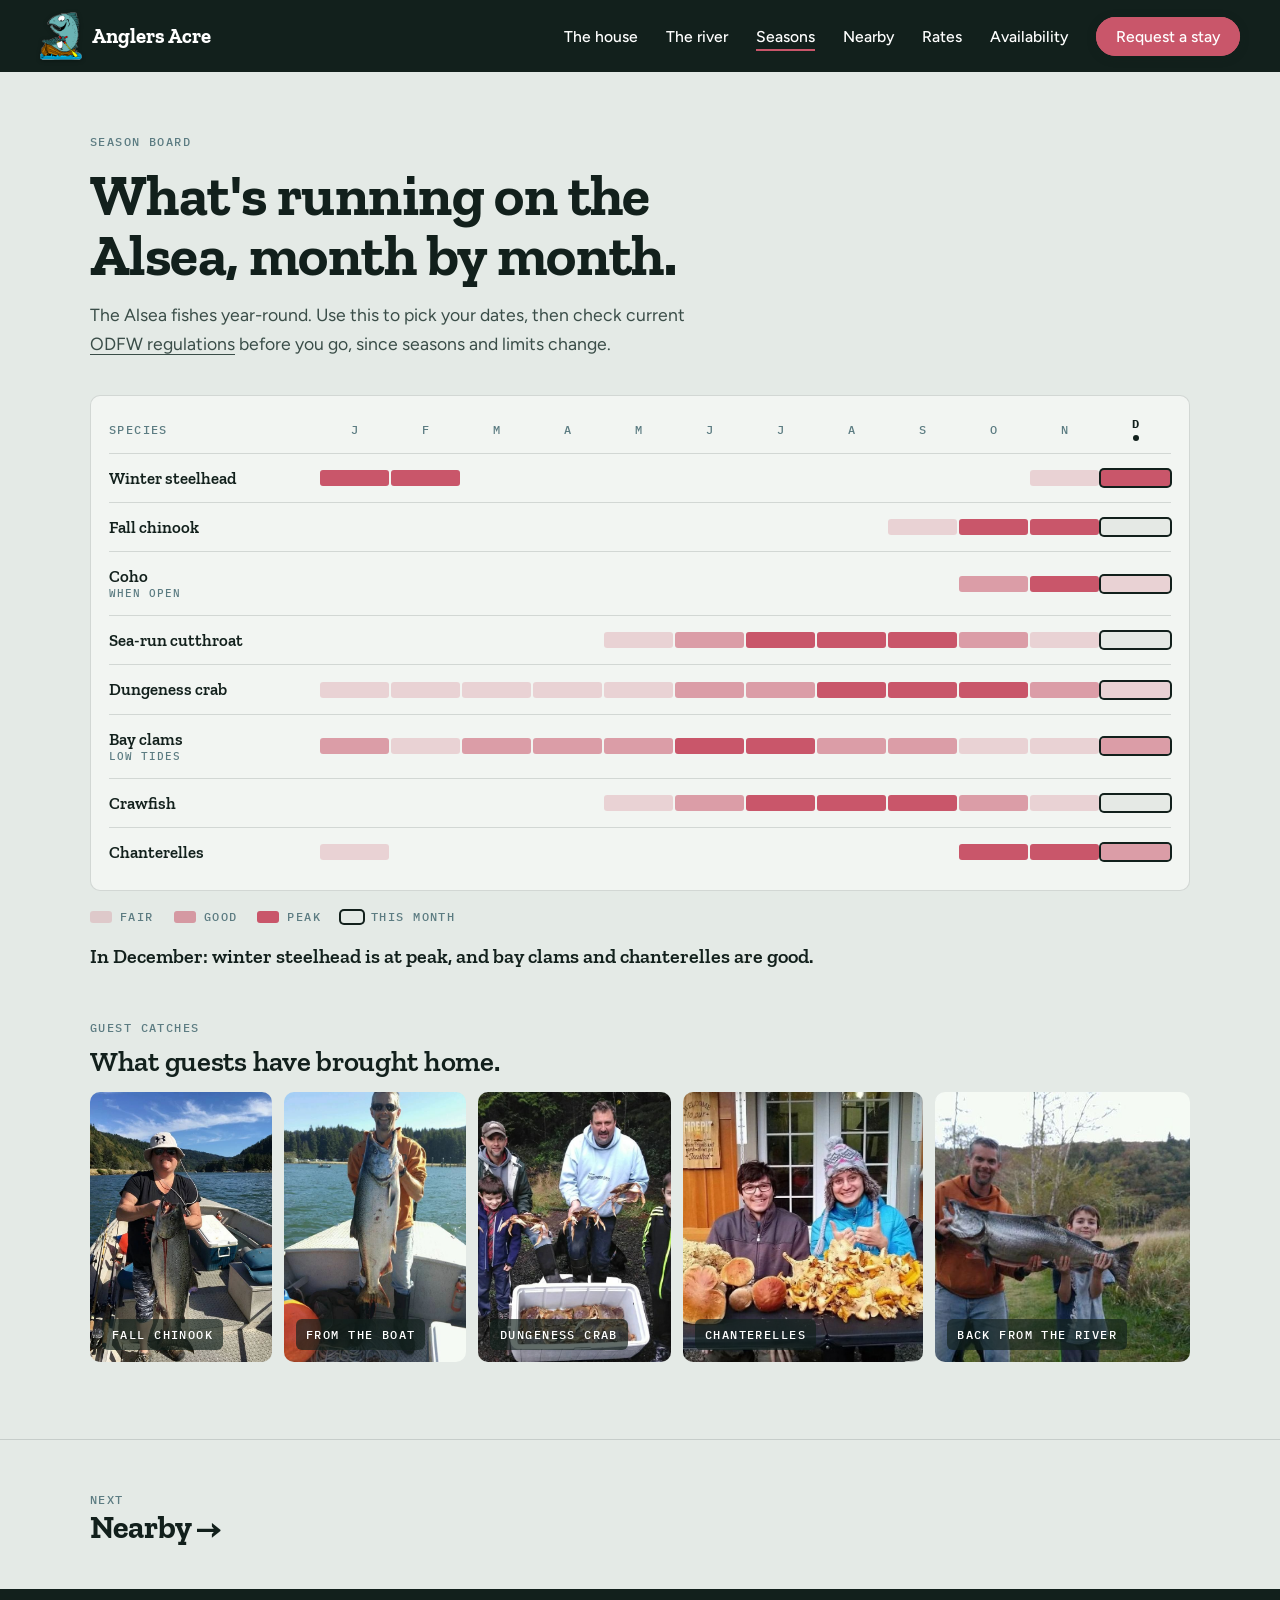
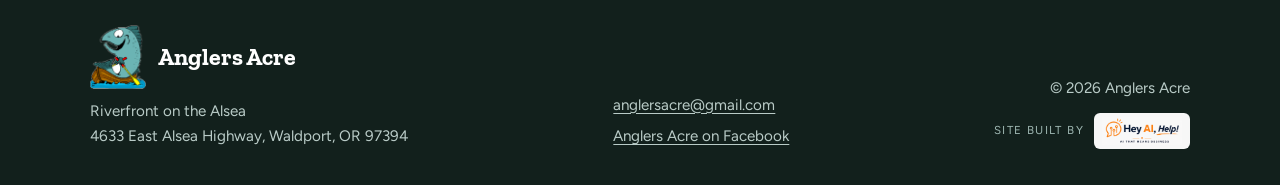
<file: seasons.html>
<!doctype html>
<html lang="en">
<head>
<meta charset="utf-8">
<meta name="viewport" content="width=device-width, initial-scale=1">
<title>Fishing Seasons | Anglers Acre, Waldport, Oregon</title>
<meta name="description" content="Month-by-month guide to what is running on the Alsea River: steelhead, chinook, coho, cutthroat, Dungeness crab, clams, crawfish and chanterelles.">
<meta property="og:title" content="Fishing Seasons — Anglers Acre">
<meta property="og:description" content="Month-by-month guide to what is running on the Alsea River: steelhead, chinook, coho, cutthroat, Dungeness crab, clams, crawfish and chanterelles.">
<meta property="og:type" content="website">
<meta property="og:image" content="https://anglersacre.com/images/photos/hero-sunset-1600.jpg">
<meta property="og:url" content="https://anglersacre.com/seasons.html">
<link rel="canonical" href="https://anglersacre.com/seasons.html">
<link rel="icon" href="/images/favicon-64.png" type="image/png">
<link rel="apple-touch-icon" href="/images/apple-touch-icon.png">
<link rel="preconnect" href="https://fonts.googleapis.com">
<link rel="preconnect" href="https://fonts.gstatic.com" crossorigin>
<link href="https://fonts.googleapis.com/css2?family=Figtree:wght@400;500;600&family=IBM+Plex+Mono:wght@500&family=Zilla+Slab:ital,wght@0,600;0,700;1,600&display=swap" rel="stylesheet">
<link rel="stylesheet" href="css/styles.css">
</head>
<body>
<a class="skip" href="#main">Skip to content</a>

<header class="site-head solid" id="top">
  <a class="brand" href="index.html" aria-label="Anglers Acre home">
    <img class="brand-mark" src="images/logo.png" alt="" width="116" height="132">
    <span>Anglers Acre</span>
  </a>
  <nav class="nav" aria-label="Main">
    <button class="nav-toggle" aria-expanded="false" aria-controls="nav-list">Menu</button>
    <ul id="nav-list">
      <li><a href="house.html">The house</a></li>
      <li><a href="river.html">The river</a></li>
      <li><a href="seasons.html" aria-current="page">Seasons</a></li>
      <li><a href="nearby.html">Nearby</a></li>
      <li><a href="rates.html">Rates</a></li>
      <li><a href="availability.html">Availability</a></li>
      <li><a class="nav-cta" href="book.html">Request a stay</a></li>
    </ul>
  </nav>
</header>

<main id="main" class="inner">

  <!-- SIGNATURE: season board -->
  <section class="seasons" aria-labelledby="seasons-title">
    <div class="wrap">
      <div class="section-head">
        <p class="eyebrow mono">Season board</p>
        <h1 id="seasons-title">What's running on the Alsea, month by month.</h1>
        <p>The Alsea fishes year-round. Use this to pick your dates, then check current <a href="https://myodfw.com/fishing/regulations" rel="noopener">ODFW regulations</a> before you go, since seasons and limits change.</p>
      </div>

      <div class="board" role="table" aria-label="Fishing and foraging seasons by month">
        <div class="board-row board-months" role="row">
          <span class="board-label" role="columnheader">Species</span>
          <span role="columnheader">J</span><span role="columnheader">F</span><span role="columnheader">M</span><span role="columnheader">A</span><span role="columnheader">M</span><span role="columnheader">J</span><span role="columnheader">J</span><span role="columnheader">A</span><span role="columnheader">S</span><span role="columnheader">O</span><span role="columnheader">N</span><span role="columnheader">D</span>
        </div>
        <!-- data-s: 0 = off, 1 = fair, 2 = good, 3 = peak, one digit per month Jan–Dec -->
        <div class="board-row" role="row" data-s="330000000013"><span class="board-label" role="rowheader">Winter steelhead</span></div>
        <div class="board-row" role="row" data-s="000000001330"><span class="board-label" role="rowheader">Fall chinook</span></div>
        <div class="board-row" role="row" data-s="000000000231"><span class="board-label" role="rowheader">Coho <small>when open</small></span></div>
        <div class="board-row" role="row" data-s="000012333210"><span class="board-label" role="rowheader">Sea-run cutthroat</span></div>
        <div class="board-row" role="row" data-s="111112233321"><span class="board-label" role="rowheader">Dungeness crab</span></div>
        <div class="board-row" role="row" data-s="212223322112"><span class="board-label" role="rowheader">Bay clams <small>low tides</small></span></div>
        <div class="board-row" role="row" data-s="000012333210"><span class="board-label" role="rowheader">Crawfish</span></div>
        <div class="board-row" role="row" data-s="100000000332"><span class="board-label" role="rowheader">Chanterelles</span></div>
      </div>
      <div class="board-key mono" aria-hidden="true">
        <span><i class="k1"></i>Fair</span><span><i class="k2"></i>Good</span><span><i class="k3"></i>Peak</span><span class="now-key"><i></i>This month</span>
      </div>
      <p class="board-now" id="board-now" aria-live="polite"></p>

      <div class="catches-head">
        <p class="eyebrow mono">Guest catches</p>
        <h3>What guests have brought home.</h3>
      </div>
      <div class="catches" tabindex="0" aria-label="Photos of guests with fish, crab and mushrooms">
        <figure class="shot" style="--ar:0.75"><img src="images/photos/catch-chinook-boat-900.jpg" srcset="images/photos/catch-chinook-boat-900.jpg 900w, images/photos/catch-chinook-boat-1600.jpg 1600w" sizes="(max-width: 760px) 60vw, 25vw" alt="A guest in a boat on the river holding up a large chinook salmon" loading="lazy" decoding="async"><figcaption class="mono">Fall chinook</figcaption></figure>
        <figure class="shot" style="--ar:0.56"><img src="images/photos/catch-salmon-angler-900.jpg" srcset="images/photos/catch-salmon-angler-900.jpg 900w, images/photos/catch-salmon-angler-1600.jpg 1600w" sizes="(max-width: 760px) 60vw, 25vw" alt="An angler standing in a boat holding a big salmon" loading="lazy" decoding="async"><figcaption class="mono">From the boat</figcaption></figure>
        <figure class="shot" style="--ar:1.06"><img src="images/photos/catch-crab-900.jpg" srcset="images/photos/catch-crab-900.jpg 900w, images/photos/catch-crab-1600.jpg 1600w" sizes="(max-width: 760px) 60vw, 25vw" alt="Guests holding Dungeness crabs over a cooler full of crab" loading="lazy" decoding="async"><figcaption class="mono">Dungeness crab</figcaption></figure>
        <figure class="shot" style="--ar:1.32"><img src="images/photos/catch-chanterelles-900.jpg" srcset="images/photos/catch-chanterelles-900.jpg 900w, images/photos/catch-chanterelles-1600.jpg 1600w" sizes="(max-width: 760px) 60vw, 25vw" alt="Two guests behind a table piled with chanterelles and other wild mushrooms" loading="lazy" decoding="async"><figcaption class="mono">Chanterelles</figcaption></figure>
        <figure class="shot" style="--ar:1.78"><img src="images/photos/catch-salmon-yard-900.jpg" srcset="images/photos/catch-salmon-yard-900.jpg 900w, images/photos/catch-salmon-yard-1600.jpg 1600w" sizes="(max-width: 760px) 60vw, 25vw" alt="A guest holding a chinook salmon on the lawn with two kids beside him" loading="lazy" decoding="async"><figcaption class="mono">Back from the river</figcaption></figure>
      </div>
    </div>
  </section>

  <nav class="next-page" aria-label="Next page">
    <div class="wrap">
      <a href="nearby.html"><span class="mono">Next</span>Nearby &rarr;</a>
    </div>
  </nav>

</main>

<footer class="site-foot">
  <div class="wrap foot-grid">
    <div>
      <p class="foot-brand"><img src="images/logo.png" alt="" width="116" height="132" loading="lazy">Anglers Acre</p>
      <p>Riverfront on the Alsea<br>4633 East Alsea Highway, Waldport, OR 97394</p>
    </div>
    <div>
      <p><a href="mailto:anglersacre@gmail.com">anglersacre@gmail.com</a></p>
      <p><a href="https://www.facebook.com/Anglers-Acre-401873870023617/" rel="noopener">Anglers Acre on Facebook</a></p>
    </div>
    <div class="foot-copy">
      <span>&copy; <span id="year">2026</span> Anglers Acre</span>
      <span class="built-by">Site built by
        <a href="https://heyaihelp.com" target="_blank" rel="noopener" aria-label="Hey AI, Help! (opens HeyAIHelp.com)"><img src="images/heyaihelp-logo.png" alt="Hey AI, Help! AI that means business" width="440" height="154" loading="lazy"></a>
      </span>
    </div>
  </div>
</footer>

<script src="js/main.js" defer></script>
</body>
</html>
</file>
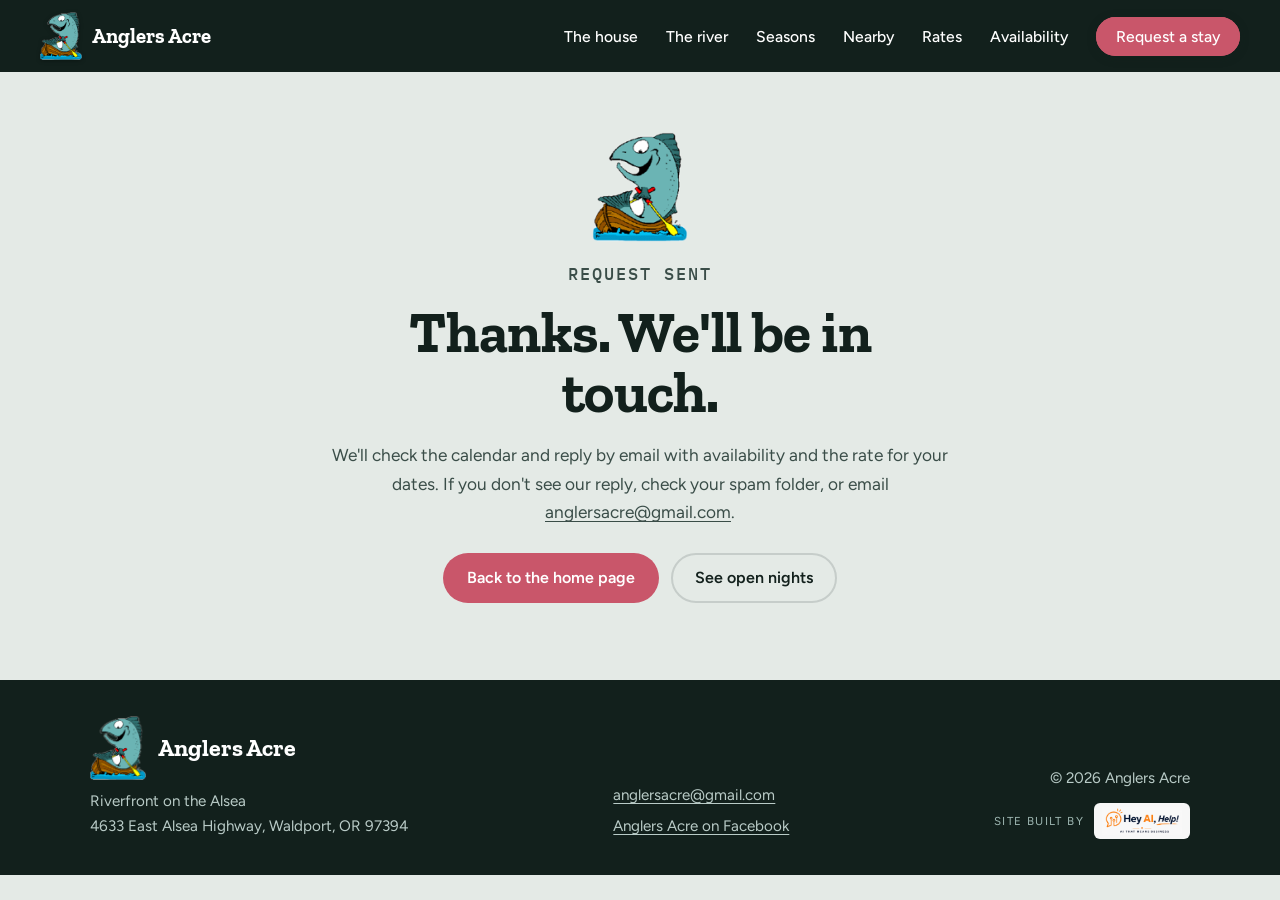
<file: thanks.html>
<!doctype html>
<html lang="en">
<head>
<meta charset="utf-8">
<meta name="viewport" content="width=device-width, initial-scale=1">
<meta name="robots" content="noindex">
<title>Request Sent | Anglers Acre</title>
<link rel="icon" href="/images/favicon-64.png" type="image/png">
<link rel="apple-touch-icon" href="/images/apple-touch-icon.png">
<link rel="preconnect" href="https://fonts.googleapis.com">
<link rel="preconnect" href="https://fonts.gstatic.com" crossorigin>
<link href="https://fonts.googleapis.com/css2?family=Figtree:wght@400;500;600&family=IBM+Plex+Mono:wght@500&family=Zilla+Slab:ital,wght@0,600;0,700;1,600&display=swap" rel="stylesheet">
<link rel="stylesheet" href="/css/styles.css">
</head>
<body>
<a class="skip" href="#main">Skip to content</a>

<header class="site-head solid" id="top">
  <a class="brand" href="/index.html" aria-label="Anglers Acre home">
    <img class="brand-mark" src="/images/logo.png" alt="" width="116" height="132">
    <span>Anglers Acre</span>
  </a>
  <nav class="nav" aria-label="Main">
    <button class="nav-toggle" aria-expanded="false" aria-controls="nav-list">Menu</button>
    <ul id="nav-list">
      <li><a href="/house.html">The house</a></li>
      <li><a href="/river.html">The river</a></li>
      <li><a href="/seasons.html">Seasons</a></li>
      <li><a href="/nearby.html">Nearby</a></li>
      <li><a href="/rates.html">Rates</a></li>
      <li><a href="/availability.html">Availability</a></li>
      <li><a class="nav-cta" href="/book.html">Request a stay</a></li>
    </ul>
  </nav>
</header>

<main id="main" class="inner">
  <section class="sent" aria-labelledby="sent-title">
    <div class="wrap sent-wrap">
      <img class="sent-logo" src="/images/logo.png" alt="" width="116" height="132">
      <p class="eyebrow mono">Request sent</p>
      <h1 id="sent-title">Thanks. We'll be in touch.</h1>
      <p class="sent-dates" id="sent-dates" hidden></p>
      <p>We'll check the calendar and reply by email with availability and the rate for your dates. If you don't see our reply, check your spam folder, or email <a href="mailto:anglersacre@gmail.com">anglersacre@gmail.com</a>.</p>
      <div class="sent-actions">
        <a class="btn btn-accent" href="/">Back to the home page</a>
        <a class="btn btn-ghost" href="/availability.html">See open nights</a>
      </div>
    </div>
  </section>
</main>

<footer class="site-foot">
  <div class="wrap foot-grid">
    <div>
      <p class="foot-brand"><img src="/images/logo.png" alt="" width="116" height="132" loading="lazy">Anglers Acre</p>
      <p>Riverfront on the Alsea<br>4633 East Alsea Highway, Waldport, OR 97394</p>
    </div>
    <div>
      <p><a href="mailto:anglersacre@gmail.com">anglersacre@gmail.com</a></p>
      <p><a href="https://www.facebook.com/Anglers-Acre-401873870023617/" rel="noopener">Anglers Acre on Facebook</a></p>
    </div>
    <div class="foot-copy">
      <span>&copy; <span id="year">2026</span> Anglers Acre</span>
      <span class="built-by">Site built by
        <a href="https://heyaihelp.com" target="_blank" rel="noopener" aria-label="Hey AI, Help! (opens HeyAIHelp.com)"><img src="/images/heyaihelp-logo.png" alt="Hey AI, Help! AI that means business" width="440" height="154" loading="lazy"></a>
      </span>
    </div>
  </div>
</footer>

<script src="/js/main.js" defer></script>
</body>
</html>
</file>
<file: css/styles.css>
/* Anglers Acre — palette from the river at dusk */
:root {
  --fog: #e4eae6;       /* page background: coastal fog */
  --paper: #f2f5f2;     /* cards */
  --ink: #12201c;       /* text */
  --spruce: #1f3b33;    /* deep sections */
  --tide: #5c7c82;      /* secondary text, rules */
  --steelhead: #c9566a; /* accent: the steelhead's red stripe */
  --steelhead-dk: #a8404f;
  --line: rgba(18, 32, 28, .14);

  --display: "Zilla Slab", Georgia, serif;
  --body: "Figtree", system-ui, sans-serif;
  --mono: "IBM Plex Mono", ui-monospace, monospace;

  --wrap: 1180px;
  --gutter: clamp(16px, 4vw, 40px);
  --radius: 10px;
  --section: clamp(48px, 6vw, 80px);
}

*, *::before, *::after { box-sizing: border-box; }
html { scroll-behavior: smooth; scroll-padding-top: 72px; }
body {
  margin: 0;
  background: var(--fog);
  color: var(--ink);
  font: 400 1.0625rem/1.65 var(--body);
  -webkit-font-smoothing: antialiased;
}
img, svg { display: block; max-width: 100%; }
[hidden] { display: none !important; }
a { color: inherit; text-underline-offset: .2em; }
a:hover { color: var(--steelhead-dk); }
:focus-visible { outline: 3px solid var(--steelhead); outline-offset: 3px; border-radius: 4px; }

h1, h2, h3 { font-family: var(--display); font-weight: 700; line-height: 1.05; margin: 0; letter-spacing: -.01em; }
h2 { font-size: clamp(2rem, 4.4vw, 3.2rem); max-width: 18ch; }
h3 { font-size: 1.35rem; font-weight: 600; }
p { margin: 0 0 1em; }

.mono { font-family: var(--mono); font-weight: 500; font-size: .74rem; letter-spacing: .12em; text-transform: uppercase; }
.eyebrow { color: var(--tide); margin-bottom: 14px; }
.wrap { max-width: var(--wrap); margin: 0 auto; padding: 0 var(--gutter); }
.section-head { max-width: 640px; margin-bottom: clamp(24px, 3vw, 36px); }
.section-head h2 { margin-bottom: 14px; }
.section-head > p:last-child { margin-bottom: 0; }
.section-head > p:last-child { color: #3a4d48; font-size: 1.1rem; }

.skip { position: absolute; left: -9999px; top: 8px; background: var(--ink); color: #fff; padding: 8px 14px; z-index: 100; }
.skip:focus { left: 8px; }

/* ---------- buttons ---------- */
.btn {
  display: inline-block; text-decoration: none; cursor: pointer;
  font: 600 1rem/1 var(--body); padding: 15px 22px; border-radius: 999px;
  border: 2px solid transparent; transition: background .2s, color .2s, border-color .2s;
}
.btn-accent { background: var(--steelhead); color: #fff; }
.btn-accent:hover { background: var(--steelhead-dk); color: #fff; }
.btn-ghost { border-color: rgba(255,255,255,.5); color: #fff; }
.btn-ghost:hover { border-color: #fff; color: #fff; background: rgba(255,255,255,.08); }

/* ---------- header ---------- */
.site-head {
  position: absolute; inset: 0 0 auto; z-index: 20;
  display: flex; align-items: center; justify-content: space-between;
  padding: 18px var(--gutter); color: #fff;
}
.site-head.is-stuck {
  position: fixed; background: rgba(18, 32, 28, .92); backdrop-filter: blur(8px);
  padding-top: 12px; padding-bottom: 12px;
}
.brand { display: flex; align-items: center; gap: 10px; white-space: nowrap; text-decoration: none; font: 700 1.3rem/1 var(--display); }
.brand:hover { color: #fff; }
.brand-mark { width: auto; height: 48px; margin: -6px 0; filter: drop-shadow(0 1px 2px rgba(0,0,0,.35)); }
.nav ul { list-style: none; margin: 0; padding: 0; display: flex; align-items: center; gap: 28px; }
.nav a { text-decoration: none; font-weight: 500; font-size: .98rem; }
.nav a:hover { color: #f3c9c2; }
.nav .nav-cta {
  background: var(--steelhead); color: #fff; border: 2px solid var(--steelhead);
  padding: 8px 18px; border-radius: 999px; box-shadow: 0 2px 10px rgba(18,32,28,.25);
}
.nav .nav-cta:hover { background: var(--steelhead-dk); border-color: var(--steelhead-dk); color: #fff; }
.nav-toggle { display: none; }
@media (min-width: 981px) {
  .site-head:not(.solid):not(.is-stuck) .nav a { color: var(--ink); text-shadow: 0 0 10px rgba(255,255,255,.55); }
  .site-head:not(.solid):not(.is-stuck) .nav a:hover { color: var(--steelhead-dk); }
  .site-head:not(.solid):not(.is-stuck) .nav .nav-cta { color: #fff; text-shadow: none; }
  .site-head:not(.solid):not(.is-stuck) .nav .nav-cta:hover { color: #fff; }
}

/* ---------- hero ---------- */
.hero {
  position: relative; min-height: min(100vh, 900px); min-height: min(100svh, 900px);
  display: flex; align-items: center; overflow: hidden; color: #fff;
  background: var(--spruce);
}
.hero-photo { position: absolute; inset: 0; width: 100%; height: 100%; object-fit: cover; object-position: 70% 55%; }
.hero::after { /* keep the headline readable over the sky */
  content: ""; position: absolute; inset: 0;
  background:
    linear-gradient(90deg, rgba(18,32,28,.78) 0%, rgba(18,32,28,.4) 50%, rgba(18,32,28,.05) 80%),
    linear-gradient(0deg, rgba(18,32,28,.55) 0%, transparent 35%);
  pointer-events: none;
}
.hero-copy {
  position: relative; z-index: 2; max-width: var(--wrap); width: 100%;
  margin: 0 auto; padding: 110px var(--gutter) 12vh;
}
.hero .eyebrow { color: #f3d6c8; }
.hero h1 { font-size: clamp(3.2rem, 9vw, 7.2rem); line-height: .92; margin-bottom: 24px; }
.hero h1 em { font-style: italic; font-weight: 600; color: #f6c8bf; }
.lede { max-width: 34em; font-size: clamp(1.05rem, 1.6vw, 1.22rem); color: #e8efec; }
.hero-actions { display: flex; flex-wrap: wrap; gap: 12px; margin-top: 30px; }


/* ---------- quick facts ---------- */
.facts { background: var(--spruce); color: #fff; border-top: 1px solid rgba(255,255,255,.12); }
.facts ul {
  list-style: none; margin: 0 auto; padding: 0 var(--gutter); max-width: var(--wrap);
  display: grid; grid-template-columns: repeat(4, 1fr);
}
.facts li { padding: 22px 0; display: flex; flex-direction: column; gap: 4px; }
.facts li + li { padding-left: 24px; border-left: 1px solid rgba(255,255,255,.14); }
.facts .mono { color: #9fb8b3; }
.facts strong { font: 600 1.35rem/1.2 var(--display); }

/* ---------- house ---------- */
.house { padding: var(--section) 0; }
.rooms { display: grid; grid-template-columns: repeat(4, 1fr); gap: 18px; }
.room { background: var(--paper); border: 1px solid var(--line); border-radius: var(--radius); padding: 24px; }
.room-art { color: var(--tide); width: 84px; margin-bottom: 18px; }
.room h3 { margin-bottom: 8px; }
.room p { color: #3a4d48; font-size: .98rem; margin: 0; }

.gallery {
  margin: 28px 0 0; display: grid; gap: 12px; grid-auto-flow: dense;
  grid-template-columns: repeat(4, 1fr); grid-auto-rows: 190px;
}
.shot { position: relative; margin: 0; border-radius: var(--radius); overflow: hidden; background: var(--tide); }
.shot img { width: 100%; height: 100%; object-fit: cover; transition: transform .6s ease; }
.shot:hover img { transform: scale(1.03); }
.shot img[src*="bath-vanity"] { object-position: 50% 80%; }
.shot img[src*="images/photos/bathroom"] { object-position: 50% 60%; }
.shot-big { grid-column: span 2; grid-row: span 2; }
.shot-wide { grid-column: span 2; }
.shot figcaption {
  position: absolute; left: 12px; bottom: 12px; color: #fff;
  background: rgba(18,32,28,.66); padding: 6px 10px; border-radius: 6px;
}
.river-photos { display: grid; grid-template-columns: 1.4fr 1fr; gap: 14px; height: 420px; }
.river .sightings { margin-top: 24px; }
.river-grid p:last-of-type { margin-bottom: 0; }
.nearby-photos { display: grid; grid-template-columns: 1fr 1fr; gap: 14px; height: 280px; margin-bottom: 28px; }

/* ---------- river ---------- */
.river { background: var(--spruce); color: #e8efec; padding: var(--section) 0; }
.river .eyebrow { color: #9fb8b3; }
.river h2 { color: #fff; margin-bottom: 22px; }
.river-grid { display: grid; grid-template-columns: 1.3fr 1fr; gap: clamp(32px, 6vw, 88px); align-items: center; }
.river-grid p { max-width: 36em; }
.sightings { list-style: none; margin: 0; padding: 0; border-top: 1px solid rgba(255,255,255,.18); }
.sightings li {
  display: flex; justify-content: space-between; align-items: baseline; gap: 16px;
  padding: 18px 0; border-bottom: 1px solid rgba(255,255,255,.18);
  font: 600 1.3rem/1.2 var(--display); color: #fff;
}
.sightings .mono { order: 2; color: #f3c9c2; }

/* ---------- river photo strip ---------- */
.strip { padding: var(--section) 0 0; }
.strip-head h2 { margin-bottom: 20px; }
.strip-list {
  list-style: none; margin: 0; display: flex; gap: 12px; overflow-x: auto;
  scroll-snap-type: x mandatory; scroll-padding-left: max(var(--gutter), calc((100vw - var(--wrap)) / 2 + var(--gutter)));
  padding: 0 var(--gutter) 10px max(var(--gutter), calc((100vw - var(--wrap)) / 2 + var(--gutter)));
  scrollbar-width: thin;
}
.strip-list li { flex: 0 0 auto; scroll-snap-align: start; }
.strip-list .shot { width: 300px; height: 400px; }

/* ---------- season board (signature) ---------- */
.seasons { padding: var(--section) 0; }
.board {
  background: var(--paper); border: 1px solid var(--line); border-radius: var(--radius);
  padding: 10px 18px 14px; overflow-x: auto;
}
.board-row {
  display: grid; grid-template-columns: minmax(150px, 210px) repeat(12, minmax(30px, 1fr));
  align-items: center; min-width: 620px; position: relative;
}
.board-row + .board-row { border-top: 1px solid var(--line); }
.board-label { font: 600 1.05rem/1.2 var(--display); padding: 14px 12px 14px 0; position: sticky; left: 0; z-index: 1; background: var(--paper); }
.board-label small { display: block; font: 500 .66rem/1.4 var(--mono); letter-spacing: .1em; text-transform: uppercase; color: var(--tide); }
.board-months span { font: 500 .72rem/1 var(--mono); color: var(--tide); text-align: center; padding: 12px 0; }
.board-months .board-label { text-align: left; font: 500 .72rem/1 var(--mono); letter-spacing: .12em; text-transform: uppercase; }
.cell { height: 16px; margin: 0 1px; border-radius: 3px; }
.cell.s1 { background: rgba(201, 86, 106, .22); }
.cell.s2 { background: rgba(201, 86, 106, .55); }
.cell.s3 { background: var(--steelhead); }
.board-months .is-now { color: var(--ink); font-weight: 700; }
.board-months .is-now::after { content: ""; display: block; width: 6px; height: 6px; margin: 6px auto 0; border-radius: 50%; background: var(--ink); }
.cell.is-now { box-shadow: 0 0 0 2px var(--ink); }
.cell.s0.is-now { background: rgba(18,32,28,.06); }

.board-key { display: flex; flex-wrap: wrap; gap: 20px; margin-top: 16px; color: var(--tide); }
.board-key span { display: inline-flex; align-items: center; gap: 8px; }
.board-key i { width: 22px; height: 12px; border-radius: 3px; display: inline-block; }
.board-key .k1 { background: rgba(201,86,106,.22); }
.board-key .k2 { background: rgba(201,86,106,.55); }
.board-key .k3 { background: var(--steelhead); }
.board-key .now-key i { box-shadow: 0 0 0 2px var(--ink); background: transparent; }
.board-now { margin: 16px 0 0; font: 600 1.25rem/1.4 var(--display); max-width: 40em; }
.board-now:empty { display: none; }

.catches-head { margin-top: clamp(32px, 4vw, 48px); }
.catches-head .eyebrow { margin-bottom: 8px; }
.catches-head h3 { font-size: clamp(1.4rem, 2.4vw, 1.8rem); margin-bottom: 16px; }
.catches { display: flex; gap: 12px; height: 270px; }
.catches .shot { flex: clamp(1, var(--ar), 1.4) 1 0; min-width: 0; }

/* ---------- nearby ---------- */
.nearby { padding: 0 0 var(--section); }
.reach { display: grid; grid-template-columns: repeat(3, 1fr); gap: 0; border-top: 2px solid var(--ink); }
.reach-col { padding: 22px 28px 0 0; }
.reach-col + .reach-col { padding-left: 28px; border-left: 1px solid var(--line); }
.reach-col h3 { margin-bottom: 16px; }
.reach-col h3 .mono { display: block; color: var(--steelhead-dk); margin-bottom: 8px; }
.reach-col ul { list-style: none; margin: 0; padding: 0; }
.reach-col li { padding: 10px 0; border-bottom: 1px solid var(--line); color: #3a4d48; }
.reach-col li strong { color: var(--ink); font-weight: 600; }

/* ---------- book ---------- */
.book { background: var(--spruce); color: #e8efec; padding: var(--section) 0; }
.book .eyebrow { color: #9fb8b3; }
.book h2 { color: #fff; margin-bottom: 20px; }
.book-grid { display: grid; grid-template-columns: 1fr 1.15fr; gap: clamp(32px, 6vw, 80px); align-items: start; }
.book-direct { margin-top: 20px; }
.book-logo { width: auto; height: 96px; margin-bottom: 14px; filter: drop-shadow(0 2px 4px rgba(0,0,0,.3)); }
.book-direct a, .book address a { color: #f6c8bf; font-weight: 600; }
.book address { font-style: normal; color: #b9cbc7; margin-top: 16px; }

.book-form { background: var(--paper); color: var(--ink); border-radius: 14px; padding: clamp(22px, 4vw, 36px); display: grid; gap: 16px; }
.book-form label { display: grid; gap: 6px; font-weight: 600; font-size: .95rem; }
.book-form .opt { font-weight: 400; color: var(--tide); }
.field-row { display: grid; grid-template-columns: 1fr 1fr; gap: 16px; }
.book-form input, .book-form select, .book-form textarea {
  font: 400 1rem/1.4 var(--body); color: var(--ink); width: 100%;
  background: #fff; border: 1.5px solid #b7c5c1; border-radius: 8px; padding: 12px 13px;
}
.book-form input:focus, .book-form select:focus, .book-form textarea:focus { outline: none; border-color: var(--steelhead); box-shadow: 0 0 0 3px rgba(201,86,106,.2); }
.book-form .btn { justify-self: start; border: 0; }
.form-note { font-size: .88rem; color: var(--tide); margin: 0; }
.form-error { color: var(--steelhead-dk); font-weight: 600; margin: 0; }
.hp { position: absolute; left: -9999px; }

/* ---------- footer ---------- */
.site-foot { background: var(--ink); color: #b9cbc7; padding: 36px 0; font-size: .95rem; }
.site-foot p { margin-bottom: .4em; }
.site-foot p:last-child { margin-bottom: 0; }
.foot-grid { display: grid; grid-template-columns: 1.4fr 1fr auto; gap: 24px; align-items: end; }
.foot-brand { font: 700 1.5rem/1 var(--display); color: #fff; display: flex; align-items: center; gap: 12px; }
.foot-brand img { width: auto; height: 64px; }
.site-foot a:hover { color: #f6c8bf; }
.foot-copy { margin: 0; display: flex; flex-direction: column; align-items: flex-end; gap: 12px; }
.built-by { display: flex; align-items: center; gap: 10px; font-size: .72rem; letter-spacing: .12em; text-transform: uppercase; white-space: nowrap; color: #9fb8b3; }
.built-by a { display: block; background: #f7f7f7; border-radius: 6px; padding: 4px 8px; transition: transform .2s, box-shadow .2s; }
.built-by a:hover { transform: translateY(-2px); box-shadow: 0 8px 20px rgba(0,0,0,.4); }
.built-by img { height: 28px; width: 80px; max-width: none; }

/* ---------- inner pages ---------- */
.inner h1 { font-size: clamp(2.2rem, 5vw, 3.6rem); max-width: 18ch; }
.inner .section-head h1 { margin-bottom: 14px; }
.river h1, .book h1 { color: #fff; margin-bottom: 20px; }
.inner > section:first-child { padding-top: clamp(36px, 5vw, 60px); }
.inner > .nearby:first-child { padding-bottom: var(--section); }
.inner > .strip { padding-bottom: 0; }
.next-page { padding: clamp(28px, 4vw, 44px) 0; border-top: 1px solid var(--line); }
.inner > .river + .strip + .next-page, .inner > .book + .next-page { border-top: 0; }
.next-page a {
  display: inline-flex; flex-direction: column; gap: 4px; text-decoration: none;
  font: 700 clamp(1.5rem, 3vw, 2rem)/1.1 var(--display); color: var(--ink);
}
.next-page a .mono { color: var(--tide); }
.next-page a:hover { color: var(--steelhead-dk); }

/* ---------- rates page ---------- */
.rates { padding-bottom: var(--section); }
.rate-cards { display: grid; grid-template-columns: 1fr 1fr; gap: 18px; align-items: stretch; }
.rate-card {
  display: flex; flex-direction: column;
  background: var(--paper); border: 1px solid var(--line); border-top: 6px solid var(--spruce);
  border-radius: 14px; padding: clamp(22px, 3vw, 32px);
}
.rate-season { color: var(--steelhead-dk); margin-bottom: 10px; }
.rate-card h2 { font-size: clamp(1.5rem, 2.6vw, 2rem); margin-bottom: 12px; max-width: none; }
.rate-price { display: flex; align-items: baseline; gap: 6px; min-height: clamp(3.4rem, 6.5vw, 4.4rem); margin-bottom: 18px; font: 600 1.1rem/1 var(--body); color: #3a4d48; }
.rate-price span { font: 700 clamp(2.8rem, 6vw, 4rem)/1 var(--display); color: var(--steelhead-dk); }
.rate-price .rate-ask { font-size: clamp(2rem, 4.2vw, 2.8rem); color: var(--ink); }
.rate-card ul { list-style: none; margin: 0; padding: 0; }
.rate-card li { padding: 11px 0; border-top: 1px solid var(--line); }
.rate-card li strong { font-weight: 600; }

.rate-details { display: grid; grid-template-columns: 1fr 1.6fr; gap: clamp(24px, 4vw, 48px); margin-top: clamp(32px, 4vw, 48px); padding-top: 28px; border-top: 2px solid var(--ink); }
.rate-details h3 { margin-bottom: 14px; }
.rate-times { display: flex; gap: 32px; margin: 0; }
.rate-times dt { color: var(--tide); margin-bottom: 4px; }
.rate-times dd { margin: 0; font: 700 1.6rem/1 var(--display); }
.rate-notes { margin: 0; padding-left: 1.1em; color: #3a4d48; }
.rate-notes li { padding: 4px 0; }
.rate-cta { display: flex; flex-wrap: wrap; gap: 12px; margin-top: 32px; }

/* ---------- thank-you page ---------- */
.sent { padding-bottom: var(--section); }
.sent-wrap { max-width: 720px; text-align: center; }
.sent-logo { width: auto; height: 110px; margin: 0 auto 18px; }
.sent h1 { margin: 0 auto 18px; }
.sent p { color: #3a4d48; font-size: 1.08rem; }
.sent-dates { font: 600 1.25rem/1.4 var(--display); color: var(--ink) !important; }
.sent-actions { display: flex; flex-wrap: wrap; justify-content: center; gap: 12px; margin-top: 26px; }
.sent .btn-ghost { color: var(--ink); border-color: var(--line); }
.sent .btn-ghost:hover { border-color: var(--ink); color: var(--ink); background: transparent; }

/* ---------- home previews ---------- */
.previews { padding: var(--section) 0; }
.preview-grid { display: grid; grid-template-columns: repeat(4, 1fr); gap: 18px; }
.preview {
  display: flex; flex-direction: column; text-decoration: none; color: var(--ink);
  background: var(--paper); border: 1px solid var(--line); border-radius: var(--radius); overflow: hidden;
  transition: border-color .2s, transform .2s;
}
.preview:hover { border-color: var(--ink); color: var(--ink); transform: translateY(-2px); }
.preview-img { display: block; aspect-ratio: 4 / 3; overflow: hidden; background: var(--tide); }
.preview-img img { width: 100%; height: 100%; object-fit: cover; }
.preview .eyebrow { margin: 18px 20px 6px; }
.preview-title { margin: 0 20px 8px; font: 600 1.3rem/1.15 var(--display); }
.preview-text { margin: 0 20px; color: #3a4d48; font-size: .97rem; }
.preview-go { margin: auto 20px 18px; padding-top: 14px; font-weight: 600; color: var(--steelhead-dk); }

.cta-band { background: var(--spruce); color: #e8efec; padding: clamp(36px, 5vw, 56px) 0; }
.cta-inner { display: grid; grid-template-columns: 1fr auto; gap: 28px; align-items: center; }
.cta-inner h2 { color: #fff; font-size: clamp(1.7rem, 3vw, 2.3rem); margin-bottom: 8px; max-width: none; }
.cta-inner p { margin: 0; max-width: 34em; }
.cta-actions { display: flex; flex-wrap: wrap; gap: 10px; }

/* ---------- availability page ---------- */
.site-head.solid { position: sticky; top: 0; background: var(--ink); }
.nav a[aria-current="page"]:not(.nav-cta) { text-decoration: underline; text-decoration-color: var(--steelhead); text-decoration-thickness: 2px; text-underline-offset: .45em; }
.cal-link { color: #fff; font-weight: 600; }
.btn-quiet { background: transparent; color: var(--ink); border-color: var(--line); }
.btn-quiet:hover { border-color: var(--ink); color: var(--ink); }

.avail { padding: clamp(32px, 4vw, 52px) 0 var(--section); }
.avail h1 { font-size: clamp(2.2rem, 5vw, 3.6rem); max-width: 16ch; margin-bottom: 18px; }
.cal-bar { display: flex; align-items: center; justify-content: space-between; gap: 12px; margin-bottom: 12px; }
.cal-range { margin: 0; color: var(--ink); font-size: .82rem; }
.cal-nav {
  width: 44px; height: 44px; border-radius: 50%; cursor: pointer;
  background: var(--paper); border: 1.5px solid var(--line); color: var(--ink); font-size: 1.2rem;
}
.cal-nav:hover:not(:disabled) { border-color: var(--ink); }
.cal-nav:disabled { opacity: .35; cursor: default; }

.cal-months { display: grid; grid-template-columns: 1fr 1fr; gap: 18px; min-height: 300px; }
.cal-loading { color: var(--tide); grid-column: 1 / -1; }
.cal-month { background: var(--paper); border: 1px solid var(--line); border-radius: var(--radius); padding: 16px 16px 14px; }
.cal-head { display: flex; flex-wrap: wrap; align-items: center; justify-content: space-between; gap: 6px 10px; margin-bottom: 10px; }
.cal-title { font-size: 1.3rem; font-weight: 600; margin: 0; }
.cal-rate {
  font-size: .66rem; letter-spacing: .08em; text-decoration: none; white-space: nowrap;
  padding: 5px 9px; border-radius: 999px; background: rgba(31,59,51,.08); color: var(--spruce);
}
.cal-rate.is-short { background: rgba(201,86,106,.12); color: var(--steelhead-dk); }
.cal-rate:hover { background: var(--spruce); color: #fff; }
.cal-grid { display: grid; grid-template-columns: repeat(7, 1fr); gap: 4px; }
.cal-dow { text-align: center; color: var(--tide); padding-bottom: 6px; font-size: .68rem; }
.cal-day {
  height: 44px; border: 0; border-radius: 8px; cursor: pointer;
  font: 500 .98rem/1 var(--body); color: var(--ink); background: #fff;
  box-shadow: inset 0 0 0 1px var(--line); position: relative;
}
.cal-day:hover:not(:disabled) { box-shadow: inset 0 0 0 2px var(--ink); }
.cal-day { display: flex; flex-direction: column; align-items: center; justify-content: center; gap: 1px; }
.cal-day.has-price { height: 52px; }
.cal-price { font: 500 .62rem/1 var(--mono); color: var(--tide); letter-spacing: .02em; }
.cal-day.is-arrive .cal-price, .cal-day.is-leave .cal-price { color: #fff; }
.cal-day.is-stay .cal-price { color: var(--steelhead-dk); }
.cal-day.is-today::after { content: ""; position: absolute; left: 50%; bottom: 6px; width: 4px; height: 4px; margin-left: -2px; border-radius: 50%; background: currentColor; }
.cal-day.is-past { background: transparent; box-shadow: none; color: rgba(18,32,28,.28); cursor: default; }
.cal-day.is-booked {
  color: rgba(18,32,28,.45); cursor: not-allowed;
  background: repeating-linear-gradient(135deg, rgba(92,124,130,.22) 0 4px, rgba(92,124,130,.08) 4px 8px);
  text-decoration: line-through;
}
.cal-day.is-booked:not([aria-disabled]) { cursor: pointer; }
.cal-day.is-stay { background: rgba(201,86,106,.2); box-shadow: none; }
.cal-day.is-arrive, .cal-day.is-leave { background: var(--steelhead); color: #fff; box-shadow: none; text-decoration: none; }

.cal-key { display: flex; flex-wrap: wrap; gap: 20px; margin: 12px 0 0; color: var(--tide); }
.cal-key span { display: inline-flex; align-items: center; gap: 8px; }
.cal-key i { width: 18px; height: 18px; border-radius: 5px; display: inline-block; }
.cal-key .k-open { background: #fff; box-shadow: inset 0 0 0 1px var(--line); }
.cal-key .k-booked { background: repeating-linear-gradient(135deg, rgba(92,124,130,.4) 0 3px, rgba(92,124,130,.12) 3px 6px); }
.cal-key .k-stay { background: var(--steelhead); }

.cal-pick {
  margin-top: 18px; padding: 16px 22px; border-radius: 14px; background: var(--spruce); color: #e8efec;
  display: flex; flex-wrap: wrap; align-items: center; justify-content: space-between; gap: 16px;
}
.cal-pick p { margin: 0; font-size: 1.05rem; }
.cal-pick strong { color: #fff; }
.cal-pick-rate { display: block; margin-top: 6px; font-size: .95rem; color: #b9cbc7; }
.cal-pick-warn { display: block; margin-top: 8px; font-size: .95rem; font-weight: 600; color: #f6c8bf; }
.cal-pick-actions { display: flex; flex-wrap: wrap; gap: 10px; }
.cal-pick .btn-quiet { color: #fff; border-color: rgba(255,255,255,.4); }
.cal-pick .btn-quiet:hover { border-color: #fff; }
.cal-pick .btn[aria-disabled="true"] { opacity: .45; cursor: not-allowed; }
.cal-status { margin: 12px 0 0; color: var(--tide); }
.cal-status:empty { display: none; }
.cal-status.is-error { color: var(--steelhead-dk); font-weight: 500; }

/* ---------- responsive ---------- */
@media (max-width: 960px) {
  .rate-cards, .rate-details { grid-template-columns: 1fr; }
  .preview-grid { grid-template-columns: repeat(2, 1fr); }
  .cta-inner { grid-template-columns: 1fr; gap: 18px; }
  .rooms { grid-template-columns: repeat(2, 1fr); }
  .river-grid, .book-grid { grid-template-columns: 1fr; }
  .reach { grid-template-columns: 1fr; }
  .reach-col, .reach-col + .reach-col { padding: 24px 0 8px; border-left: 0; }
  .reach-col + .reach-col { border-top: 1px solid var(--line); }
}
/* the full menu needs about 980px; below that it opens from a Menu button */
@media (max-width: 980px) {
  .nav-toggle {
    display: block; font: 600 .95rem/1 var(--body); color: #fff; background: transparent;
    border: 2px solid rgba(255,255,255,.5); border-radius: 999px; padding: 9px 16px; cursor: pointer;
  }
  .nav ul {
    display: none; position: absolute; top: 100%; left: 12px; right: 12px;
    flex-direction: column; align-items: stretch; gap: 0;
    background: var(--ink); border-radius: 12px; padding: 8px;
  }
  .nav.is-open ul { display: flex; }
  .nav li a { display: block; padding: 14px 12px; }
  .nav .nav-cta { margin-top: 6px; text-align: center; }
  .nav ul { left: auto; right: 12px; width: min(320px, calc(100vw - 24px)); }
}

@media (max-width: 760px) {
  .facts ul { grid-template-columns: 1fr 1fr; }
  .facts li:nth-child(3) { padding-left: 0; border-left: 0; }
  .facts li:nth-child(n+3) { border-top: 1px solid rgba(255,255,255,.14); }
  .gallery { grid-template-columns: 1fr 1fr; grid-auto-rows: 150px; gap: 10px; }
  .gallery .shot-big { grid-row: span 2; }
  .strip-list .shot { width: 240px; height: 320px; }
  .catches { height: 220px; overflow-x: auto; scroll-snap-type: x mandatory; padding-bottom: 8px; margin-right: calc(-1 * var(--gutter)); }
  .catches .shot { flex: 0 0 calc(var(--ar) * 220px); scroll-snap-align: start; }
  .river-photos { height: 300px; }
  .nearby-photos { height: 170px; gap: 10px; }
  .foot-grid { grid-template-columns: 1fr; align-items: start; }
  .foot-copy { align-items: flex-start; }
  .cal-months { grid-template-columns: 1fr; min-height: 0; }
  .cal-day { height: auto; aspect-ratio: 1; }
  .cal-day.has-price { height: auto; aspect-ratio: auto; min-height: 46px; }
  .cal-price { font-size: .56rem; }
}
@media (max-width: 520px) {
  .book-logo { display: none; }
  .preview-grid { grid-template-columns: 1fr; gap: 14px; }
  .preview { display: grid; grid-template-columns: 120px 1fr; }
  .preview-img { grid-row: span 4; aspect-ratio: auto; height: 100%; }
  .preview .eyebrow { margin: 14px 14px 4px; }
  .preview-title { margin: 0 14px 6px; font-size: 1.15rem; }
  .preview-text { margin: 0 14px; font-size: .92rem; }
  .preview-go { margin: 0 14px 14px; padding-top: 8px; font-size: .92rem; }
  .hero { min-height: 0; }
  .hero-copy { padding: 120px var(--gutter) 64px; }
  .room { display: grid; grid-template-columns: 52px 1fr; column-gap: 16px; padding: 18px; }
  .room-art { width: 52px; margin: 2px 0 0; grid-row: span 2; }
  .room h3 { margin-bottom: 4px; }
  .hero-photo { object-position: 62% 50%; }
  .hero::after { background: linear-gradient(180deg, rgba(18,32,28,.35) 0%, rgba(18,32,28,.72) 30%, rgba(18,32,28,.72) 70%, rgba(18,32,28,.4) 100%); }
  .rooms { grid-template-columns: 1fr; }
  .field-row { grid-template-columns: 1fr; }
}

@media (prefers-reduced-motion: reduce) {
  html { scroll-behavior: auto; }
  .shot img { transition: none; }
}
</file>
